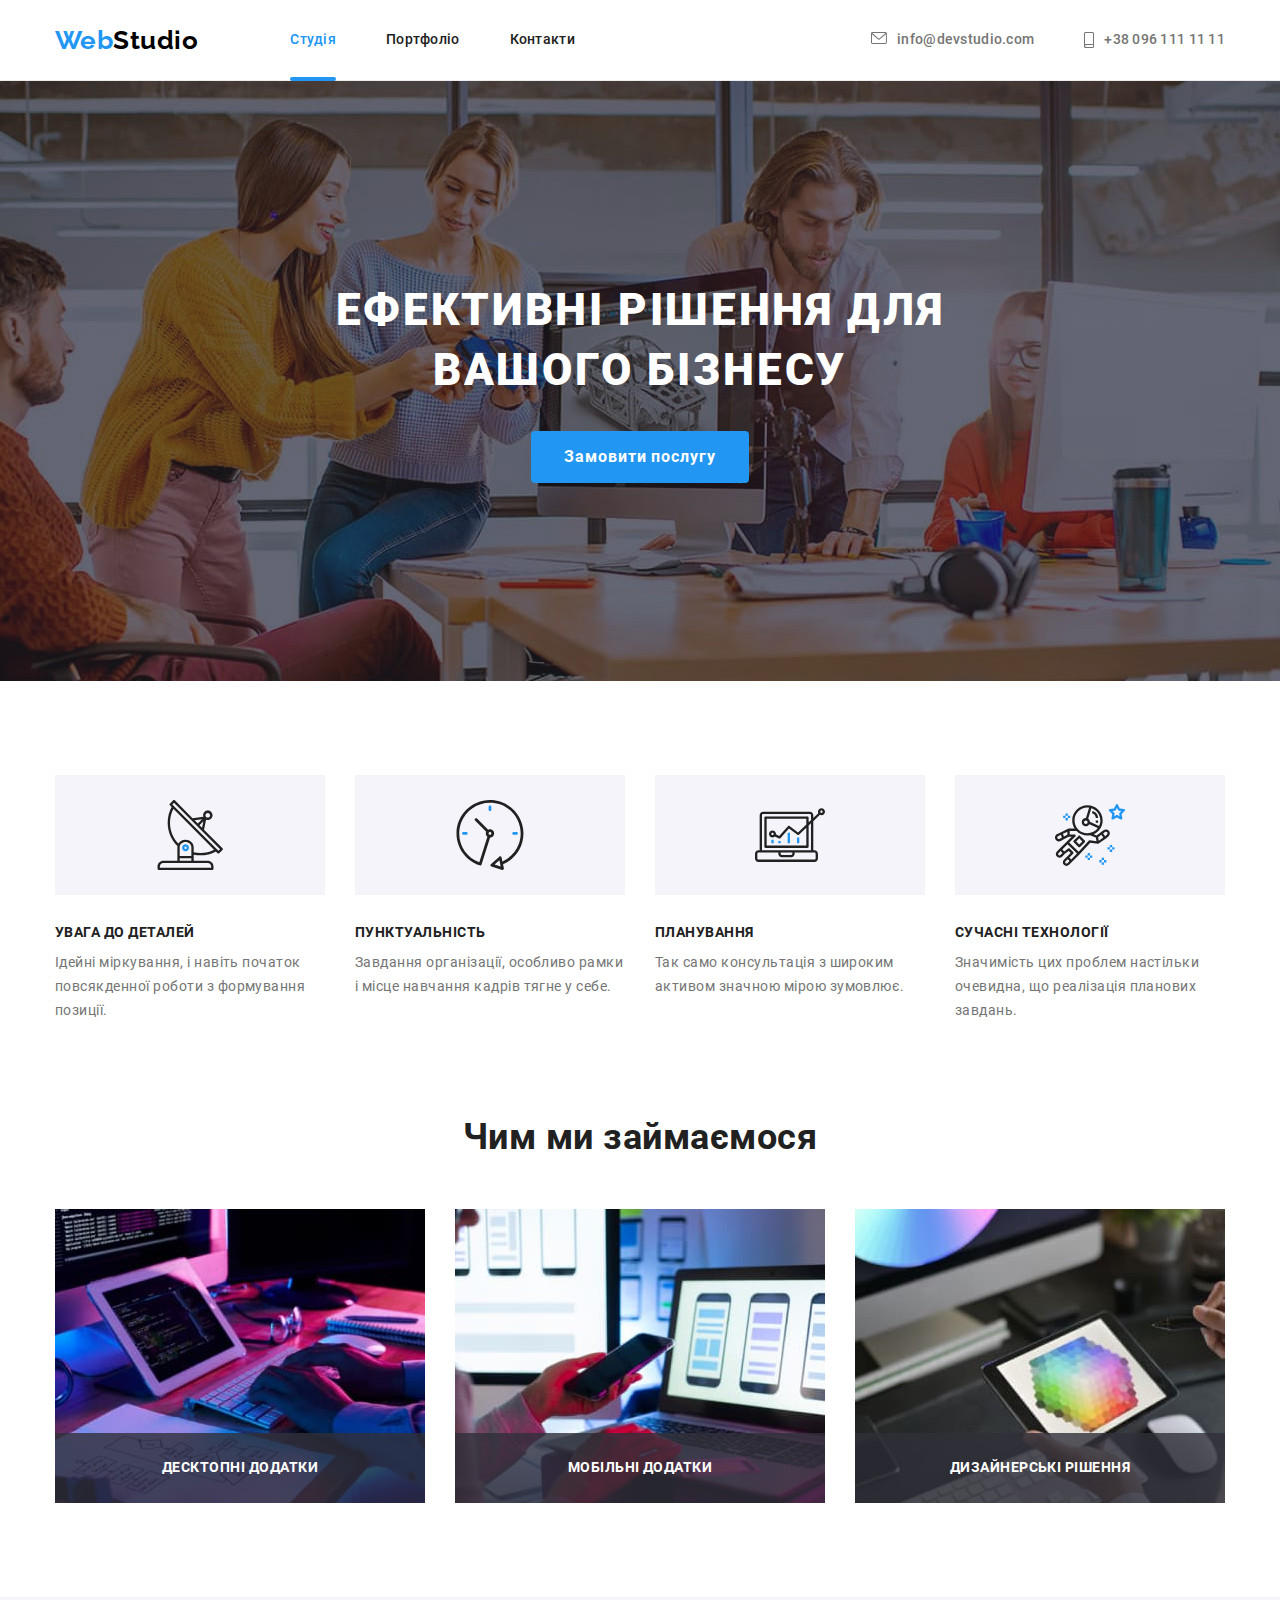
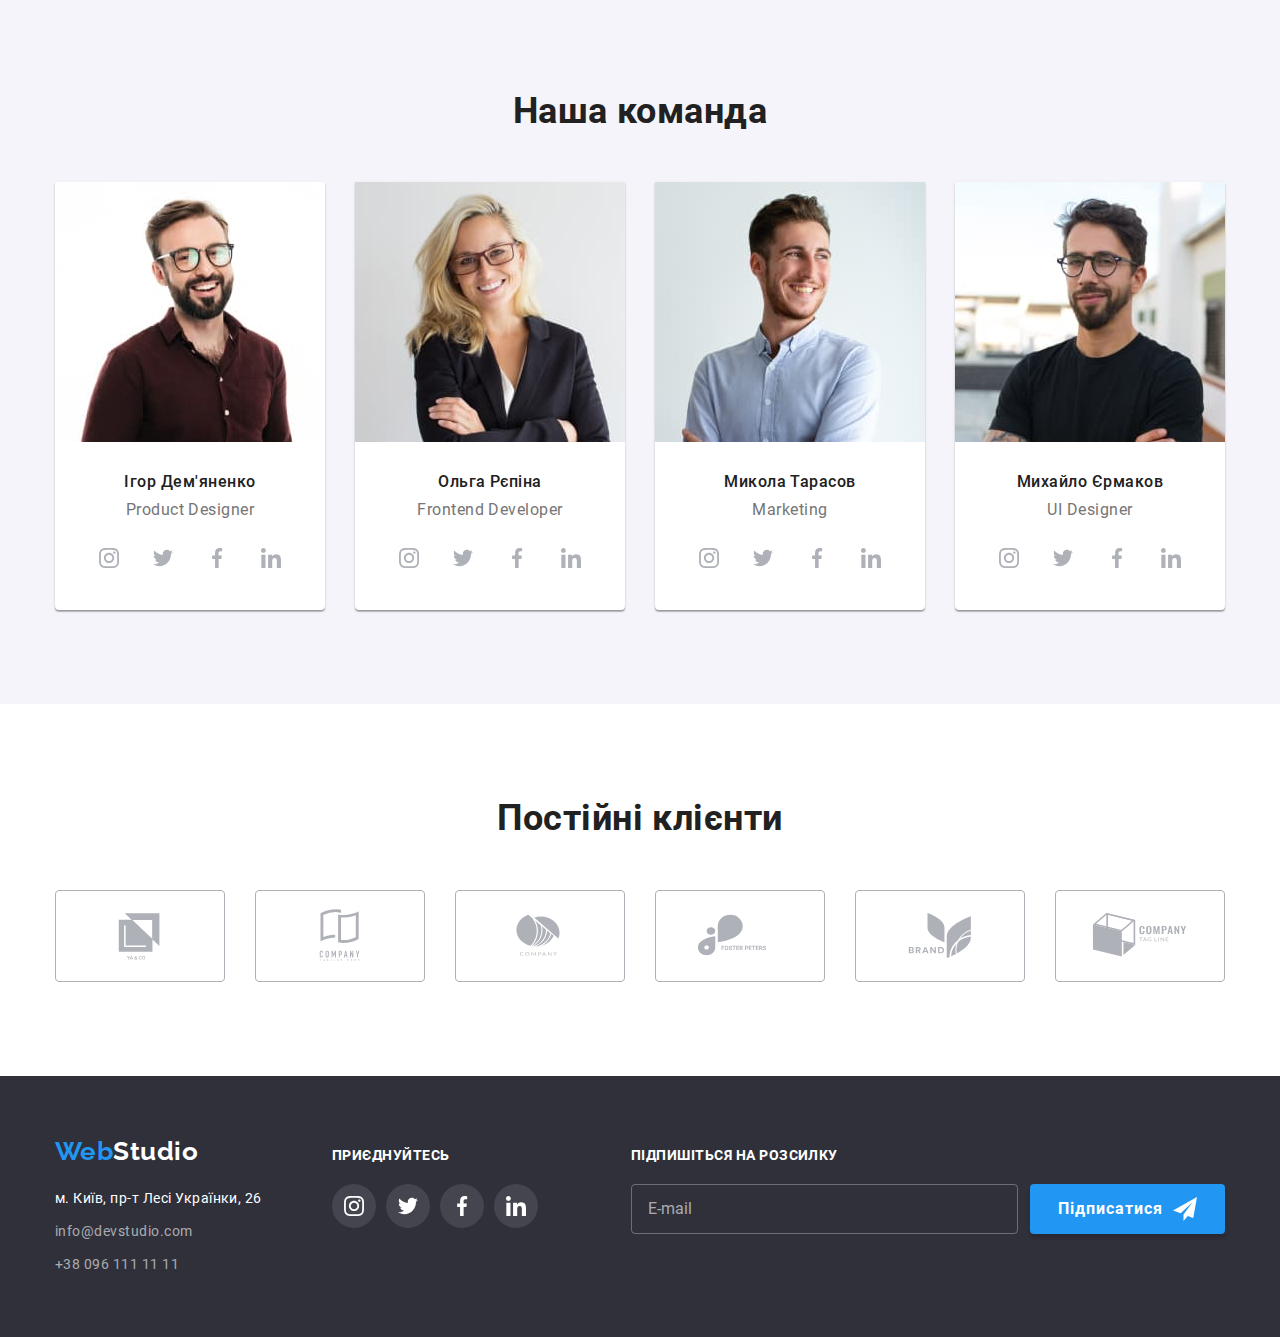
<file: index.html>
<!DOCTYPE html>
<html lang="uk">
  <head>
    <meta charset="UTF-8" />
    <meta http-equiv="X-UA-Compatible" content="IE=edge" />
    <meta name="viewport" content="width=device-width, initial-scale=1.0" />
    <title>WebStudio</title>
    <link
      rel="stylesheet"
      href="https://cdnjs.cloudflare.com/ajax/libs/modern-normalize/1.1.0/modern-normalize.min.css"
    />
    <link rel="stylesheet" href="./css/main.min.css" />
  </head>

  <body>
    <header class="site-header">
      <div class="container site-header__container">
        <nav class="navigation">
          <a href="./index.html" class="logo logo--mobil">
            Web<span class="logo__text">Studio</span>
          </a>
          <ul class="navigation__list">
            <li class="navigation__item">
              <a href="./index.html" class="navigation__link navigation__link--active">Студія</a>
            </li>
            <li class="navigation__item">
              <a href="./portfolio.html" class="navigation__link">Портфоліо</a>
            </li>
            <li class="navigation__item"><a href="#" class="navigation__link">Контакти</a></li>
          </ul>
        </nav>

        <ul class="header-contaсts">
          <li class="header-contaсts__item">
            <a href="mailto:info@devstudio.com" class="header-contaсts__link">
              <svg class="header-contaсts__icon" width="16px" height="12px">
                <use href="./images/icons.svg#icon-envelope"></use>
              </svg>
              info@devstudio.com</a
            >
          </li>
          <li class="header-contaсts__item">
            <a href="tel:+380961111111" class="header-contaсts__link">
              <svg class="header-contaсts__icon" width="10px" height="16px">
                <use href="./images/icons.svg#icon-smartphone"></use>
              </svg>
              +38 096 111 11 11</a
            >
          </li>
        </ul>
        <button class="menu__toggle js-open-menu" aria-expanded="false" aria-controls="mobile-menu">
          <svg width="40" height="40">
            <use href="./images/icons.svg#icon-menu"></use>
          </svg>
        </button>
      </div>
    </header>

    <main>
      <section class="hero">
        <div class="hero__overlay">
          <h1 class="hero__title">Ефективні рішення для вашого бізнесу</h1>
          <button type="button" class="hero__btn" data-modal-open>Замовити послугу</button>
        </div>
      </section>

      <section class="section benefits">
        <div class="container">
          <h2 class="section__title visually-hidden">Наші переваги</h2>
          <ul class="benefits__list">
            <li class="benefits__item">
              <div class="benefits__icon-box">
                <svg class="benefits__icon">
                  <use href="./images/icons.svg#icon-attention"></use>
                </svg>
              </div>
              <h3 class="benefits__title">Увага до деталей</h3>
              <p class="benefits__text">
                Ідейні міркування, і навіть початок повсякденної роботи з формування позиції.
              </p>
            </li>
            <li class="benefits__item">
              <div class="benefits__icon-box">
                <svg class="benefits__icon">
                  <use href="./images/icons.svg#icon-watch"></use>
                </svg>
              </div>
              <h3 class="benefits__title">Пунктуальність</h3>
              <p class="benefits__text">
                Завдання організації, особливо рамки і місце навчання кадрів тягне у себе.
              </p>
            </li>
            <li class="benefits__item">
              <div class="benefits__icon-box">
                <svg class="benefits__icon">
                  <use href="./images/icons.svg#icon-laptop"></use>
                </svg>
              </div>
              <h3 class="benefits__title">Планування</h3>
              <p class="benefits__text">
                Так само консультація з широким активом значною мірою зумовлює.
              </p>
            </li>
            <li class="benefits__item">
              <div class="benefits__icon-box">
                <svg class="benefits__icon">
                  <use href="./images/icons.svg#icon-astronaut"></use>
                </svg>
              </div>

              <h3 class="benefits__title">Сучасні технології</h3>
              <p class="benefits__text">
                Значимість цих проблем настільки очевидна, що реалізація планових завдань.
              </p>
            </li>
          </ul>
        </div>
      </section>

      <section class="section work">
        <div class="container">
          <h2 class="section__title">Чим ми займаємося</h2>
          <ul class="work__list">
            <li class="work__item">
              <img srcset="images/work/frontend.jpg 1x, images/work/frontend@2x.jpg 2x"
              src="images/work/frontend.jpg" alt="Десктопний додаток" width="370" />
              <div class="work__meta">
                <h2 class="work__title">Десктопні додатки</h2>
              </div>
            </li>
            <li class="work__item">
              <img 
              srcset="images/work/for-smartphone.jpg 1x, images/work/for-smartphone@2x.jpg 2x"
              src="images/work/for-smartphone.jpg" alt="Мобільний додаток" width="370" />
              <div class="work__meta">
                <h2 class="work__title">Мобільні додатки</h2>
              </div>
            </li>
            <li class="work__item">
              <img 
              srcset="images/work/design.jpg 1x, images/work/design@2x.jpg 2x"
              src="images/work/design.jpg" alt="Дизайн сайтів" width="370" />
              <div class="work__meta">
                <h2 class="work__title">Дизайнерські рішення</h2>
              </div>
            </li>
          </ul>
        </div>
      </section>

    <section class="section team">
      <div class="container">
        <h2 class="section__title">Наша команда</h2>
        <ul class="team__list">
          <li class="team__item">
            <picture>
              <source
                srcset="images/team/product-designer-270.jpg 1x,
                        images/team/product-designer-270@2x.jpg 2x"
                media="(min-width: 1200px)"
              />
              <source
                srcset="images/team/product-designer-354.jpg 1x,
                        images/team/product-designer-354@2x.jpg 2x"
                media="(min-width: 768px)"
              />
              <source
                srcset="images/team/product-designer-450.jpg 1x,
                        images/team/product-designer-450@2x.jpg 2x"
                media="(max-width: 767px)"
              />

              <img
                src="images/team/product-designer-450.jpg"
                alt="Product Designer Ігор Дем'яненко"
              />
            </picture>
            <div class="team__meta">
              <h3 class="team__name">Ігор Дем'яненко</h3>
              <p lang="en" class="team__position">Product Designer</p>
              <ul class="social-networks">
                <li class="social-networks__item">
                  <a class="social-networks__link" href="#" aria-label="Посилання на Іnstagram">
                    <span class="visually-hidden">Іnstagram</span>
                    <svg class="social-networks__icon" width="20" height="20">
                      <use href="./images/icons.svg#icon-instagram"></use>
                    </svg>
                  </a>
                </li>
                <li class="social-networks__item">
                  <a class="social-networks__link" href="#" aria-label="Посилання на Twitter">
                    <span class="visually-hidden">Twitter</span>
                    <svg class="social-networks__icon" width="20" height="20">
                      <use href="./images/icons.svg#icon-twitter"></use>
                    </svg>
                  </a>
                </li>
                <li class="social-networks__item">
                  <a class="social-networks__link" href="#" aria-label="Посилання на Facebook">
                    <span class="visually-hidden">Facebook</span>
                    <svg class="social-networks__icon" width="20" height="20">
                      <use href="./images/icons.svg#icon-facebook"></use>
                    </svg>
                  </a>
                </li>
                <li class="social-networks__item">
                  <a class="social-networks__link" href="#" aria-label="Посилання на Linkedin">
                    <span class="visually-hidden">Linkedin</span>
                    <svg class="social-networks__icon" width="20" height="20">
                      <use href="./images/icons.svg#icon-linkedin"></use>
                    </svg>
                  </a>
                </li>
              </ul>
            </div>
          </li>
          <li class="team__item">
            <picture>
              <source
                srcset="images/team/frontend-developer-270.jpg 1x,
                        images/team/frontend-developer-270@2x.jpg 2x"
                media="(min-width: 1200px)"
              />
              <source
                srcset="images/team/frontend-developer-354.jpg 1x,
                        images/team/frontend-developer-354@2x.jpg 2x"
                media="(min-width: 768px)"
              />
              <source
                srcset="images/team/frontend-developer-450.jpg 1x,
                        images/team/frontend-developer-450@2x.jpg 2x"
                media="(max-width: 767px)"
              />

              <img
                src="images/team/frontend-developer-450.jpg"
                alt="Product Designer Ігор Дем'яненко"
              />
            </picture>

            <div class="team__meta">
              <h3 class="team__name">Ольга Рєпіна</h3>
              <p lang="en" class="team__position">Frontend Developer</p>
              <ul class="social-networks">
                <li class="social-networks__item">
                  <a class="social-networks__link" href="#" aria-label="Посилання на Іnstagram">
                    <span class="visually-hidden">Іnstagram</span>
                    <svg class="social-networks__icon" width="20" height="20">
                      <use href="./images/icons.svg#icon-instagram"></use>
                    </svg>
                  </a>
                </li>
                <li class="social-networks__item">
                  <a class="social-networks__link" href="#" aria-label="Посилання на Twitter">
                    <span class="visually-hidden">Twitter</span>
                    <svg class="social-networks__icon" width="20" height="20">
                      <use href="./images/icons.svg#icon-twitter"></use>
                    </svg>
                  </a>
                </li>
                <li class="social-networks__item">
                  <a class="social-networks__link" href="#" aria-label="Посилання на Facebook">
                    <span class="visually-hidden">Facebook</span>
                    <svg class="social-networks__icon" width="20" height="20">
                      <use href="./images/icons.svg#icon-facebook"></use>
                    </svg>
                  </a>
                </li>
                <li class="social-networks__item">
                  <a class="social-networks__link" href="#" aria-label="Посилання на Linkedin">
                    <span class="visually-hidden">Linkedin</span>
                    <svg class="social-networks__icon" width="20" height="20">
                      <use href="./images/icons.svg#icon-linkedin"></use>
                    </svg>
                  </a>
                </li>
              </ul>
            </div>
          </li>
          <li class="team__item">
            <picture>
              <source
                srcset="images/team/marketer-270.jpg 1x,
                        images/team/marketer-270@2x.jpg 2x"
                media="(min-width: 1200px)"
              />
              <source
                srcset="images/team/marketer-354.jpg 1x,
                        images/team/marketer-354@2x.jpg 2x"
                media="(min-width: 768px)"
              />
              <source
                srcset="images/team/marketer-450.jpg 1x,
                        images/team/marketer-450@2x.jpg 2x"
                media="(max-width: 767px)"
              />

              <img src="images/team/marketer-450.jpg" alt="Product Designer Ігор Дем'яненко" />
            </picture>
            <div class="team__meta">
              <h3 class="team__name">Микола Тарасов</h3>
              <p lang="en" class="team__position">Marketing</p>
              <ul class="social-networks">
                <li class="social-networks__item">
                  <a class="social-networks__link" href="#" aria-label="Посилання на Іnstagram">
                    <span class="visually-hidden">Іnstagram</span>
                    <svg class="social-networks__icon" width="20" height="20">
                      <use href="./images/icons.svg#icon-instagram"></use>
                    </svg>
                  </a>
                </li>
                <li class="social-networks__item">
                  <a class="social-networks__link" href="#" aria-label="Посилання на Twitter">
                    <span class="visually-hidden">Twitter</span>
                    <svg class="social-networks__icon" width="20" height="20">
                      <use href="./images/icons.svg#icon-twitter"></use>
                    </svg>
                  </a>
                </li>
                <li class="social-networks__item">
                  <a class="social-networks__link" href="#" aria-label="Посилання на Facebook">
                    <span class="visually-hidden">Facebook</span>
                    <svg class="social-networks__icon" width="20" height="20">
                      <use href="./images/icons.svg#icon-facebook"></use>
                    </svg>
                  </a>
                </li>
                <li class="social-networks__item">
                  <a class="social-networks__link" href="#" aria-label="Посилання на Linkedin">
                    <span class="visually-hidden">Linkedin</span>
                    <svg class="social-networks__icon" width="20" height="20">
                      <use href="./images/icons.svg#icon-linkedin"></use>
                    </svg>
                  </a>
                </li>
              </ul>
            </div>
          </li>
          <li class="team__item">
            <picture>
              <source
                srcset="images/team/ui-designer-270.jpg 1x,
                        images/team/ui-designer-270@2x.jpg 2x"
                media="(min-width: 1200px)"
              />
              <source
                srcset="images/team/ui-designer-354.jpg 1x,
                        images/team/ui-designer-354@2x.jpg 2x"
                media="(min-width: 768px)"
              />
              <source
                srcset="images/team/ui-designer-450.jpg 1x,
                        images/team/ui-designer-450@2x.jpg 2x"
                media="(max-width: 767px)"
              />

              <img src="images/team/ui-designer-450.jpg" alt="Product Designer Ігор Дем'яненко" />
            </picture>
            <div class="team__meta">
              <h3 class="team__name">Михайло Єрмаков</h3>
              <p lang="en" class="team__position">UI Designer</p>
              <ul class="social-networks">
                <li class="social-networks__item">
                  <a class="social-networks__link" href="#" aria-label="Посилання на Іnstagram">
                    <span class="visually-hidden">Іnstagram</span>
                    <svg class="social-networks__icon" width="20" height="20">
                      <use href="./images/icons.svg#icon-instagram"></use>
                    </svg>
                  </a>
                </li>
                <li class="social-networks__item">
                  <a class="social-networks__link" href="#" aria-label="Посилання на Twitter">
                    <span class="visually-hidden">Twitter</span>
                    <svg class="social-networks__icon" width="20" height="20">
                      <use href="./images/icons.svg#icon-twitter"></use>
                    </svg>
                  </a>
                </li>
                <li class="social-networks__item">
                  <a class="social-networks__link" href="#" aria-label="Посилання на Facebook">
                    <span class="visually-hidden">Facebook</span>
                    <svg class="social-networks__icon" width="20" height="20">
                      <use href="./images/icons.svg#icon-facebook"></use>
                    </svg>
                  </a>
                </li>
                <li class="social-networks__item">
                  <a class="social-networks__link" href="#" aria-label="Посилання на Linkedin">
                    <span class="visually-hidden">Linkedin</span>
                    <svg class="social-networks__icon" width="20" height="20">
                      <use href="./images/icons.svg#icon-linkedin"></use>
                    </svg>
                  </a>
                </li>
              </ul>
            </div>
          </li>
        </ul>
      </div>
    </section>

    <section class="section customers">
        <div class="container">
          <h2 class="section__title">Постійні клієнти</h2>
          <ul class="customers__list">
            <li class="customers__item">
              <a href="" class="customers__link" aria-label="YA & CO">
                <span class="visually-hidden">YA & CO</span>
                <svg class="customers__icon" width="106" height="60">
                  <use href="./images/icons.svg#icon-ya-and-co"></use>
                </svg>
              </a>
            </li>
            <li class="customers__item">
              <a href="" class="customers__link" aria-label="Tagline">
                <span class="visually-hidden">Tagline</span>
                <svg class="customers__icon" width="106" height="60">
                  <use href="./images/icons.svg#icon-tagline"></use>
                </svg>
              </a>
            </li>
            <li class="customers__item">
              <a href="" class="customers__link" aria-label="Company">
                <span class="visually-hidden">Company</span>
                <svg class="customers__icon" width="106" height="60">
                  <use href="./images/icons.svg#icon-company"></use>
                </svg>
              </a>
            </li>
            <li class="customers__item">
              <a href="" class="customers__link" aria-label="Foster">
                <span class="visually-hidden">Foster</span>
                <svg class="customers__icon" width="106" height="60">
                  <use href="./images/icons.svg#icon-foster"></use>
                </svg>
              </a>
            </li>
            <li class="customers__item">
              <a href="" class="customers__link" aria-label="Brand">
                <span class="visually-hidden">Brand</span>
                <svg class="customers__icon" width="106" height="60">
                  <use href="./images/icons.svg#icon-brand"></use>
                </svg>
              </a>
            </li>
            <li class="customers__item">
              <a href="" class="customers__link" aria-label="Tag-line">
                <span class="visually-hidden">Tag-line</span>
                <svg class="customers__icon" width="106" height="60">
                  <use href="./images/icons.svg#icon-tag-line"></use>
                </svg>
              </a>
            </li>
          </ul>
        </div>
      </section>
    </main>

    <footer class="site-footer">
      <div class="container">
        <div class="site-footer__box">
          <div class="footer-group">
            <a href="./index.html" class="logo site-footer__logo">
              Web<span class="logo__text logo__text--contrast">Studio</span>
            </a>
            <address class="address">
              <ul class="address__list">
                <li class="address__item">
                  <a
                    href="https://goo.gl/maps/CPtrU1FHBa2aNyZL9"
                    target="_blank"
                    rel="noopener noreferrer nofollow"
                    class="address__link address__link--color"
                    >м. Київ, пр-т Лесі Українки, 26</a
                  >
                </li>
                <li class="address__item">
                  <a href="mailto:info@devstudio.com" class="address__link address__link--target"
                    >info@devstudio.com</a
                  >
                </li>
                <li class="address__item address__item--bottom">
                  <a href="tel:+380961111111" class="address__link address__link--target"
                    >+38 096 111 11 11</a
                  >
                </li>
              </ul>
            </address>
          </div>

          <div class="footer-group footer-group--position">
            <h2 class="footer-group__title">Приєднуйтесь</h2>
            <ul class="social-networks">
              <li class="social-networks__item">
                <a
                  class="social-networks__link social-networks__link--dark"
                  href="#"
                  aria-label="Посилання на Іnstagram"
                >
                  <span class="visually-hidden">Іnstagram</span>
                  <svg class="social-networks__icon" width="20" height="20">
                    <use href="./images/icons.svg#icon-instagram"></use>
                  </svg>
                </a>
              </li>
              <li class="social-networks__item">
                <a
                  class="social-networks__link social-networks__link--dark"
                  href="#"
                  aria-label="Посилання на Twitter"
                >
                  <span class="visually-hidden">Twitter</span>
                  <svg class="social-networks__icon" width="20" height="20">
                    <use href="./images/icons.svg#icon-twitter"></use>
                  </svg>
                </a>
              </li>
              <li class="social-networks__item">
                <a
                  class="social-networks__link social-networks__link--dark"
                  href="#"
                  aria-label="Посилання на Facebook"
                >
                  <span class="visually-hidden">Facebook</span>
                  <svg class="social-networks__icon" width="20" height="20">
                    <use href="./images/icons.svg#icon-facebook"></use>
                  </svg>
                </a>
              </li>
              <li class="social-networks__item">
                <a
                  class="social-networks__link social-networks__link--dark"
                  href="#"
                  aria-label="Посилання на Linkedin"
                >
                  <span class="visually-hidden">Linkedin</span>
                  <svg class="social-networks__icon" width="20" height="20">
                    <use href="./images/icons.svg#icon-linkedin"></use>
                  </svg>
                </a>
              </li>
            </ul>
          </div>
          <div class="footer-group footer-group--grow">
            <h2 class="footer-group__title">Підпишіться на розсилку</h2>
            <form name="subscribe-form" class="subscribe-form">
              <div class="subscribe-form__box">
                <label for="footer-mail" class="subscribe-form__label visually-hidden"
                  >Ведіть вашу електрону пошту</label
                >
                <input
                  id="footer-mail"
                  type="email"
                  placeholder="E-mail"
                  class="subscribe-form__email"
                  required
                />
              </div>
              <button type="submit" class="submit-bnt subscribe-form__submit-bnt">
                Підписатися
                <svg width="24" height="24">
                  <use href="./images/icons.svg#icon-send"></use>
                </svg>
              </button>
            </form>
          </div>
        </div>
      </div>
    </footer>

    <div class="backdrop is-hidden" data-modal>
      <div class="modal">
        <div class="modal__box">
          <button type="button" class="close-btn modal__close-btn" data-modal-close>
            <svg class="icon-close-backdrop" width="18" height="18">
              <use href="./images/icons.svg#icon-close-backdrop"></use>
            </svg>
          </button>
          <h2 class="modal__title">Залиште свої дані, ми вам передзвонимо</h2>
          <form name="contact-form" class="modal-form">
            <div role="group" class="modal-form__group">
              <label for="name" class="modal-form__label"> Ім'я </label>
              <div class="modal-form__field">
                <input class="modal-form__input" type="text" name="name" id="name" required />
                <svg class="modal-form__icon" width="18" height="18">
                  <use href="./images/icons.svg#icon-person"></use>
                </svg>
              </div>

              <label for="tel" class="modal-form__label"> Телефон </label>
              <div class="modal-form__field">
                <input class="modal-form__input" type="tel" name="tel" id="tel" required />
                <svg class="modal-form__icon" width="18" height="18">
                  <use href="./images/icons.svg#icon-phone"></use>
                </svg>
              </div>

              <label for="mail" class="modal-form__label"> Пошта </label>
              <div class="modal-form__field">
                <input class="modal-form__input" type="email" name="mail" id="mail" required />
                <svg class="modal-form__icon" width="18" height="18">
                  <use href="./images/icons.svg#icon-email"></use>
                </svg>
              </div>

              <label for="text" class="modal-form__label"> Коментар </label>
              <textarea
                name="comment"
                id="text"
                placeholder="Введіть текст"
                class="modal-form__comment"
              ></textarea>
            </div>
            <label for="contract" class="modal-form__contract">
              <input
                type="checkbox"
                name="contract"
                id="contract"
                class="visually-hidden modal-form__checkbox"
              />
              <div class="modal-form__checkbox-icon">
                <svg width="16" height="15">
                  <use href="./images/icons.svg#icon-check"></use>
                </svg>
              </div>
              <p>
                Погоджуюся з розсилкою та приймаю
                <a href="" class="modal-form__link">Умови договору</a>
              </p>
            </label>

            <button type="submit" class="submit-bnt modal__submit-bnt">Відправити</button>
          </form>
        </div>
      </div>
    </div>

    <div class="menu js-menu-container" id="mobile-menu">
      <div class="menu__container">
        <button class="menu__toggle js-close-menu">
          <svg width="40" height="40">
            <use href="./images/icons.svg#icon-close-menu"></use>
          </svg>
        </button>

        <ul class="menu__mobile">
          <li class="menu__item">
            <a href="./index.html" class="menu__link menu__link--active">Студія</a>
          </li>
          <li class="menu__item">
            <a href="./portfolio.html" class="menu__link">Портфоліо</a>
          </li>
          <li class="menu__item"><a href="#" class="menu__link">Контакти</a></li>
        </ul>

        <ul class="menu-contaсts">
          <li class="menu-contaсts__item">
            <a href="tel:+380961111111" class="menu-contaсts__link menu-contaсts__link--color"> +38 096 111 11 11</a>
          </li>
          <li class="menu-contaсts__item">
            <a
              href="mailto:info@devstudio.com"
              class="menu-contaсts__link menu-contaсts__link--size"
            >
              info@devstudio.com</a
            >
          </li>
        </ul>
        <ul class="menu-social">
          <li class="menu-social__item">
            <a href="" class="menu-social__link menu-social__link--first">Instagram</a>
          </li>
          <li class="menu-social__item"><a href="" class="menu-social__link">Twitter</a></li>
          <li class="menu-social__item"><a href="" class="menu-social__link">Facebook</a></li>
          <li class="menu-social__item">
            <a href="" class="menu-social__link menu-social__link--last">LinkedIn</a>
          </li>
        </ul>
      </div>
    </div>

    <script src="./js/modal.js"></script>
    <script defer src="js/mobile-menu.js"></script>
  </body>
</html>
</file>
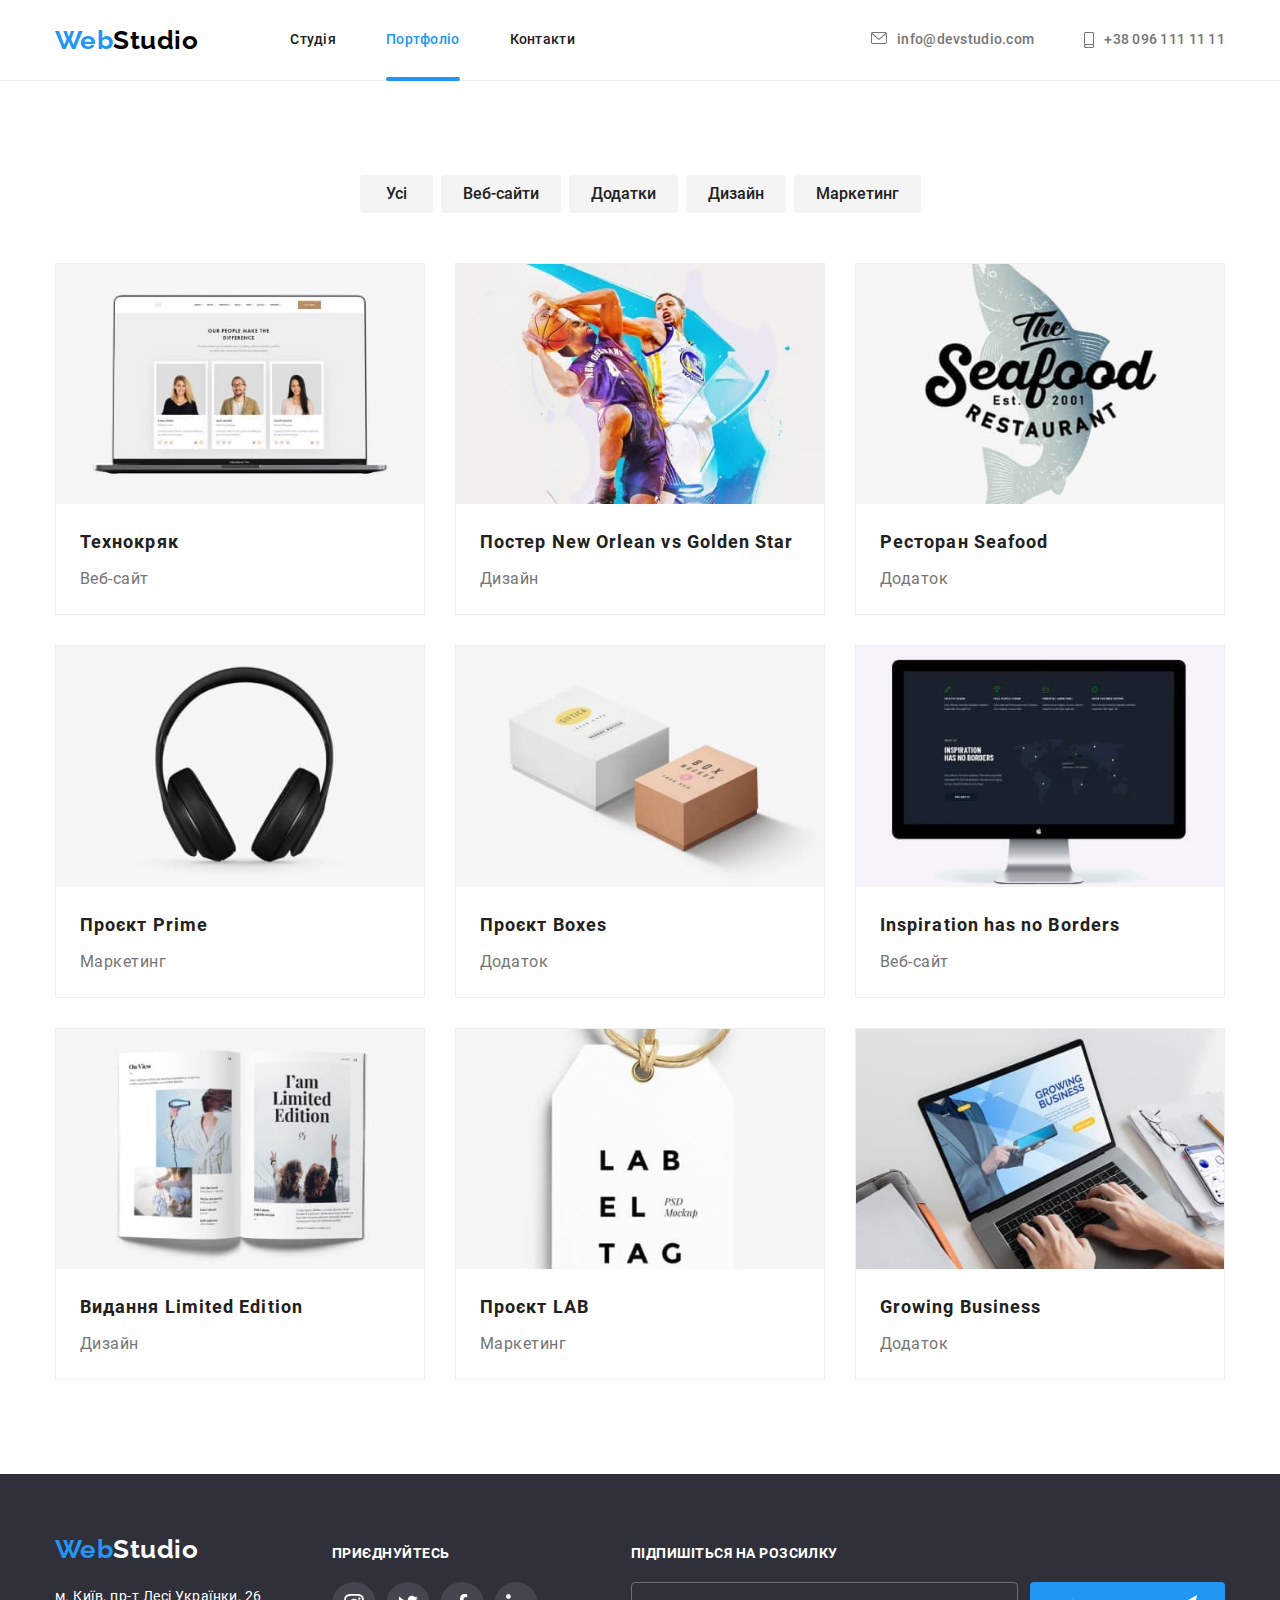
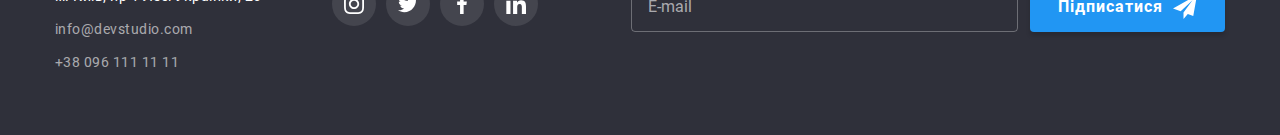
<file: portfolio.html>
<!DOCTYPE html>
<html lang="uk">
  <head>
    <meta charset="UTF-8" />
    <meta http-equiv="X-UA-Compatible" content="IE=edge" />
    <meta name="viewport" content="width=device-width, initial-scale=1.0" />
    <title>WebStudio</title>
    <link rel="preconnect" href="https://fonts.googleapis.com" />
    <link rel="preconnect" href="https://fonts.gstatic.com" crossorigin />
    <link
      href="https://fonts.googleapis.com/css2?family=Raleway:wght@700&family=Roboto:wght@400;500;700;900&display=swap"
      rel="stylesheet"
    />
    <link
      rel="stylesheet"
      href="https://cdnjs.cloudflare.com/ajax/libs/modern-normalize/1.1.0/modern-normalize.min.css"
    />
    <link rel="stylesheet" href="./css/main.min.css" />
  </head>

  <body>
    <header class="site-header">
      <div class="container site-header__container">
        <nav class="navigation">
          <a href="./index.html" class="logo logo--mobil">
            Web<span class="logo__text">Studio</span>
          </a>
          <ul class="navigation__list">
            <li class="navigation__item">
              <a href="./index.html" class="navigation__link">Студія</a>
            </li>
            <li class="navigation__item">
              <a href="./portfolio.html" class="navigation__link navigation__link--active"
                >Портфоліо</a
              >
            </li>
            <li class="navigation__item"><a href="#" class="navigation__link">Контакти</a></li>
          </ul>
        </nav>

        <ul class="header-contaсts">
          <li class="header-contaсts__item">
            <a href="mailto:info@devstudio.com" class="header-contaсts__link">
              <svg class="header-contaсts__icon" width="16px" height="12px">
                <use href="./images/icons.svg#icon-envelope"></use>
              </svg>
              info@devstudio.com</a
            >
          </li>
          <li class="header-contaсts__item">
            <a href="tel:+380961111111" class="header-contaсts__link">
              <svg class="header-contaсts__icon" width="10px" height="16px">
                <use href="./images/icons.svg#icon-smartphone"></use>
              </svg>
              +38 096 111 11 11</a
            >
          </li>
        </ul>
        <button class="menu__toggle js-open-menu" aria-expanded="false" aria-controls="mobile-menu">
          <svg width="40" height="40">
            <use href="./images/icons.svg#icon-menu"></use>
          </svg>
        </button>
      </div>
    </header>

    <main>
      <section class="section">
        <div class="container">
          <h2 class="section__title visually-hidden">Наші роботи</h2>

          <ul class="portfolio-filter">
            <li class="portfolio-filter__item">
              <button class="portfolio-filter__btn portfolio-filter__btn--wide" type="button">
                Усі
              </button>
            </li>
            <li class="portfolio-filter__item">
              <button class="portfolio-filter__btn" type="button">Веб-сайти</button>
            </li>
            <li class="portfolio-filter__item">
              <button class="portfolio-filter__btn" type="button">Додатки</button>
            </li>
            <li class="portfolio-filter__item">
              <button class="portfolio-filter__btn" type="button">Дизайн</button>
            </li>
            <li class="portfolio-filter__item">
              <button class="portfolio-filter__btn" type="button">Маркетинг</button>
            </li>
          </ul>
          <h2 class="section-title visually-hidden">Приклади</h2>

          <ul class="product">
            <li class="product__item">
              <a href="" class="product__link">
                <div class="product__example">
                  <picture>
                    <source
                      srcset="
                        ./images/portfilio/website-technocrat-370.jpg    1x,
                        ./images/portfilio/website-technocrat-370@2x.jpg 2x
                      "
                      media="(min-width: 1200px)"
                    />
                    <source
                      srcset="
                        ./images/portfilio/website-technocrat-354.jpg    1x,
                        ./images/portfilio/website-technocrat-354@2x.jpg 2x
                      "
                      media="(min-width: 768px)"
                    />
                    <source
                      srcset="
                        ./images/portfilio/website-technocrat-450.jpg    1x,
                        ./images/portfilio/website-technocrat-450@2x.jpg 2x
                      "
                      media="(max-width: 767px)"
                    />

                    <img
                      src="images/team/product-designer-450.jpg"
                      alt="Веб-сайт Технокряк"
                      class="product_img"
                    />
                  </picture>
                  <div class="product__info">
                    <p class="product__description">
                      Ресурс пропонує комплексні пропозиції з різним рівнем функціоналу та сервісів.
                      Все це дозволить відвідувачу отримати вичерпні відомості про компанію чи
                      приватну особу.
                    </p>
                  </div>
                </div>
                <div class="product__meta">
                  <h3 class="product__title">Технокряк</h3>
                  <p class="product__classifier">Веб-сайт</p>
                </div>
              </a>
            </li>
            <li class="product__item">
              <a href="" class="product__link">
                <div class="product__example">
                  <picture>
                    <source
                      srcset="
                        ./images/portfilio/design-poster-370.jpg    1x,
                        ./images/portfilio/design-poster-370@2x.jpg 2x
                      "
                      media="(min-width: 1200px)"
                    />
                    <source
                      srcset="
                        ./images/portfilio/design-poster-354.jpg    1x,
                        ./images/portfilio/design-poster-354@2x.jpg 2x
                      "
                      media="(min-width: 768px)"
                    />
                    <source
                      srcset="
                        ./images/portfilio/design-poster-450.jpg    1x,
                        ./images/portfilio/design-poster-450@2x.jpg 2x
                      "
                      media="(max-width: 767px)"
                    />

                    <img
                      src="./images/portfilio/design-poster.jpg"
                      alt="Постер New Orlean vs Golden Star"
                      class="product_img"
                    />
                  </picture>
                  <div class="product__info">
                    <p class="product__description">
                      Lorem, ipsum dolor sit amet consectetur adipisicing elit. Perferendis quo at
                      eveniet quibusdam pariatur quaerat repellendus est sequi nihil. Quas repellat,
                      ad minus voluptas ratione omnis vel quis a repellendus.
                    </p>
                  </div>
                </div>
                <div class="product__meta">
                  <h3 class="product__title">Постер New Orlean vs Golden Star</h3>
                  <p class="product__classifier">Дизайн</p>
                </div>
              </a>
            </li>
            <li class="product__item">
              <a href="" class="product__link">
                <div class="product__example">
                  <picture>
                    <source
                      srcset="
                        ./images/portfilio/application-seafood-370.jpg    1x,
                        ./images/portfilio/application-seafood-370@2x.jpg 2x
                      "
                      media="(min-width: 1200px)"
                    />
                    <source
                      srcset="
                        ./images/portfilio/application-seafood-354.jpg    1x,
                        ./images/portfilio/application-seafood-354@2x.jpg 2x
                      "
                      media="(min-width: 768px)"
                    />
                    <source
                      srcset="
                        ./images/portfilio/application-seafood-450.jpg    1x,
                        ./images/portfilio/application-seafood-450@2x.jpg 2x
                      "
                      media="(max-width: 767px)"
                    />

                    <img
                      src="./images/portfilio/application-seafood.jpg"
                      alt="Додаток для ресторану Seafood"
                      class="product_img"
                    />
                  </picture>

                  <div class="product__info">
                    <p class="product__description">
                      Lorem, ipsum dolor sit amet consectetur adipisicing elit. Perferendis quo at
                      eveniet quibusdam pariatur quaerat repellendus est sequi nihil. Quas repellat,
                      ad minus voluptas ratione omnis vel quis a repellendus.
                    </p>
                  </div>
                </div>
                <div class="product__meta">
                  <h3 class="product__title">Ресторан Seafood</h3>
                  <p class="product__classifier">Додаток</p>
                </div>
              </a>
            </li>
            <li class="product__item">
              <a href="" class="product__link">
                <div class="product__example">
                  <picture>
                    <source
                      srcset="
                        ./images/portfilio/marketing-prime-370.jpg    1x,
                        ./images/portfilio/marketing-prime-370@2x.jpg 2x
                      "
                      media="(min-width: 1200px)"
                    />
                    <source
                      srcset="
                        ./images/portfilio/marketing-prime-354.jpg    1x,
                        ./images/portfilio/marketing-prime-354@2x.jpg 2x
                      "
                      media="(min-width: 768px)"
                    />
                    <source
                      srcset="
                        ./images/portfilio/marketing-prime-450.jpg    1x,
                        ./images/portfilio/marketing-prime-450@2x.jpg 2x
                      "
                      media="(max-width: 767px)"
                    />

                    <img
                      src="./images/portfilio/marketing-prime.jpg"
                      alt="Маркетинг Проєкт Prime"
                      class="product_img"
                    />
                  </picture>
                  <div class="product__info">
                    <p class="product__description">
                      Lorem, ipsum dolor sit amet consectetur adipisicing elit. Perferendis quo at
                      eveniet quibusdam pariatur quaerat repellendus est sequi nihil. Quas repellat,
                      ad minus voluptas ratione omnis vel quis a repellendus.
                    </p>
                  </div>
                </div>
                <div class="product__meta">
                  <h3 class="product__title">Проєкт Prime</h3>
                  <p class="product__classifier">Маркетинг</p>
                </div>
              </a>
            </li>
            <li class="product__item">
              <a href="" class="product__link">
                <div class="product__example">
                  <picture>
                    <source
                      srcset="
                        ./images/portfilio/applicatiom-boxes-370.jpg    1x,
                        ./images/portfilio/applicatiom-boxes-370@2x.jpg 2x
                      "
                      media="(min-width: 1200px)"
                    />
                    <source
                      srcset="
                        ./images/portfilio/applicatiom-boxes-354.jpg    1x,
                        ./images/portfilio/applicatiom-boxes-354@2x.jpg 2x
                      "
                      media="(min-width: 768px)"
                    />
                    <source
                      srcset="
                        ./images/portfilio/applicatiom-boxes-450.jpg    1x,
                        ./images/portfilio/applicatiom-boxes-450@2x.jpg 2x
                      "
                      media="(max-width: 767px)"
                    />

                    <img
                      src="./images/portfilio/applicatiom-boxes.jpg"
                      alt="Додаток Проєкт Boxes"
                      class="product_img"
                    />
                  </picture>
                  <div class="product__info">
                    <p class="product__description">
                      Lorem, ipsum dolor sit amet consectetur adipisicing elit. Perferendis quo at
                      eveniet quibusdam pariatur quaerat repellendus est sequi nihil. Quas repellat,
                      ad minus voluptas ratione omnis vel quis a repellendus.
                    </p>
                  </div>
                </div>
                <div class="product__meta">
                  <h3 class="product__title">Проєкт Boxes</h3>
                  <p class="product__classifier">Додаток</p>
                </div>
              </a>
            </li>
            <li class="product__item">
              <a href="" class="product__link">
                <div class="product__example">
                  <picture>
                    <source
                      srcset="
                        ./images/portfilio/website-inspiration-370.jpg    1x,
                        ./images/portfilio/website-inspiration-370@2x.jpg 2x
                      "
                      media="(min-width: 1200px)"
                    />
                    <source
                      srcset="
                        ./images/portfilio/website-inspiration-354.jpg    1x,
                        ./images/portfilio/website-inspiration-354@2x.jpg 2x
                      "
                      media="(min-width: 768px)"
                    />
                    <source
                      srcset="
                        ./images/portfilio/website-inspiration-450.jpg    1x,
                        ./images/portfilio/website-inspiration-450@2x.jpg 2x
                      "
                      media="(max-width: 767px)"
                    />

                    <img
                    src="./images/portfilio/website-inspiration.jpg"
                    alt="Веб-сайт Inspiration has no Borders"
                    class="product_img"
                    />
                  </picture>
                  <div class="product__info">
                    <p class="product__description">
                      Lorem, ipsum dolor sit amet consectetur adipisicing elit. Perferendis quo at
                      eveniet quibusdam pariatur quaerat repellendus est sequi nihil. Quas repellat,
                      ad minus voluptas ratione omnis vel quis a repellendus.
                    </p>
                  </div>
                </div>

                <div class="product__meta">
                  <h3 class="product__title">Inspiration has no Borders</h3>
                  <p class="product__classifier">Веб-сайт</p>
                </div>
              </a>
            </li>
            <li class="product__item">
              <a href="" class="product__link">
                <div class="product__example">
                  <picture>
                    <source
                      srcset="
                        ./images/portfilio/design-limited-edition-370.jpg    1x,
                        ./images/portfilio/design-limited-edition-370@2x.jpg 2x
                      "
                      media="(min-width: 1200px)"
                    />
                    <source
                      srcset="
                        ./images/portfilio/design-limited-edition-354.jpg    1x,
                        ./images/portfilio/design-limited-edition-354@2x.jpg 2x
                      "
                      media="(min-width: 768px)"
                    />
                    <source
                      srcset="
                        ./images/portfilio/design-limited-edition-450.jpg    1x,
                        ./images/portfilio/design-limited-edition-450@2x.jpg 2x
                      "
                      media="(max-width: 767px)"
                    />

                    <img
                    src="./images/portfilio/design-limited-edition.jpg"
                    alt="Дизайн для Видання Limited Edition"
                    class="product_img"
                    />
                  </picture>

                  <div class="product__info">
                    <p class="product__description">
                      Lorem, ipsum dolor sit amet consectetur adipisicing elit. Perferendis quo at
                      eveniet quibusdam pariatur quaerat repellendus est sequi nihil. Quas repellat,
                      ad minus voluptas ratione omnis vel quis a repellendus.
                    </p>
                  </div>
                </div>

                <div class="product__meta">
                  <h3 class="product__title">Видання Limited Edition</h3>
                  <p class="product__classifier">Дизайн</p>
                </div>
              </a>
            </li>
            <li class="product__item">
              <a href="" class="product__link">
                <div class="product__example">
                  <picture>
                    <source
                      srcset="
                        ./images/portfilio/marketing-lab-370.jpg    1x,
                        ./images/portfilio/marketing-lab-370@2x.jpg 2x
                      "
                      media="(min-width: 1200px)"
                    />
                    <source
                      srcset="
                        ./images/portfilio/marketing-lab-354.jpg    1x,
                        ./images/portfilio/marketing-lab-354@2x.jpg 2x
                      "
                      media="(min-width: 768px)"
                    />
                    <source
                      srcset="
                        ./images/portfilio/marketing-lab-450.jpg    1x,
                        ./images/portfilio/marketing-lab-450@2x.jpg 2x
                      "
                      media="(max-width: 767px)"
                    />

                    <img
                    src="./images/portfilio/marketing-lab.jpg"
                    alt="Маркетинг Проєкт LAB"
                    class="product_img"
                    />
                  </picture>

                  <div class="product__info">
                    <p class="product__description">
                      Lorem, ipsum dolor sit amet consectetur adipisicing elit. Perferendis quo at
                      eveniet quibusdam pariatur quaerat repellendus est sequi nihil. Quas repellat,
                      ad minus voluptas ratione omnis vel quis a repellendus.
                    </p>
                  </div>
                </div>
                <div class="product__meta">
                  <h3 class="product__title">Проєкт LAB</h3>
                  <p class="product__classifier">Маркетинг</p>
                </div>
              </a>
            </li>
            <li class="product__item">
              <a href="" class="product__link">
                <div class="product__example">
                  <picture>
                    <source
                      srcset="
                        ./images/portfilio/application-business-370.jpg    1x,
                        ./images/portfilio/application-business-370@2x.jpg 2x
                      "
                      media="(min-width: 1200px)"
                    />
                    <source
                      srcset="
                        ./images/portfilio/application-business-354.jpg    1x,
                        ./images/portfilio/application-business-354@2x.jpg 2x
                      "
                      media="(min-width: 768px)"
                    />
                    <source
                      srcset="
                        ./images/portfilio/application-business-450.jpg    1x,
                        ./images/portfilio/application-business-450@2x.jpg 2x
                      "
                      media="(max-width: 767px)"
                    />

                    <img
                    src="./images/portfilio/application-business.jpg"
                    alt="Додаток Growing Business"
                    class="product_img"
                    />
                  </picture>
                 
                  <div class="product__info">
                    <p class="product__description">
                      Lorem, ipsum dolor sit amet consectetur adipisicing elit. Perferendis quo at
                      eveniet quibusdam pariatur quaerat repellendus est sequi nihil. Quas repellat,
                      ad minus voluptas ratione omnis vel quis a repellendus.
                    </p>
                  </div>
                </div>

                <div class="product__meta">
                  <h3 class="product__title">Growing Business</h3>
                  <p class="product__classifier">Додаток</p>
                </div>
              </a>
            </li>
          </ul>
        </div>
      </section>
    </main>

    <footer class="site-footer">
      <div class="container">
        <div class="site-footer__box">
          <div class="footer-group">
            <a href="./index.html" class="logo site-footer__logo">
              Web<span class="logo__text logo__text--contrast">Studio</span>
            </a>
            <address class="address">
              <ul class="address__list">
                <li class="address__item">
                  <a
                    href="https://goo.gl/maps/CPtrU1FHBa2aNyZL9"
                    target="_blank"
                    rel="noopener noreferrer nofollow"
                    class="address__link address__link--color"
                    >м. Київ, пр-т Лесі Українки, 26</a
                  >
                </li>
                <li class="address__item">
                  <a href="mailto:info@devstudio.com" class="address__link address__link--target"
                    >info@devstudio.com</a
                  >
                </li>
                <li class="address__item address__item--bottom">
                  <a href="tel:+380961111111" class="address__link address__link--target"
                    >+38 096 111 11 11</a
                  >
                </li>
              </ul>
            </address>
          </div>

          <div class="footer-group footer-group--position">
            <h2 class="footer-group__title">Приєднуйтесь</h2>
            <ul class="social-networks">
              <li class="social-networks__item">
                <a
                  class="social-networks__link social-networks__link--dark"
                  href="#"
                  aria-label="Посилання на Іnstagram"
                >
                  <span class="visually-hidden">Іnstagram</span>
                  <svg class="social-networks__icon" width="20" height="20">
                    <use href="./images/icons.svg#icon-instagram"></use>
                  </svg>
                </a>
              </li>
              <li class="social-networks__item">
                <a
                  class="social-networks__link social-networks__link--dark"
                  href="#"
                  aria-label="Посилання на Twitter"
                >
                  <span class="visually-hidden">Twitter</span>
                  <svg class="social-networks__icon" width="20" height="20">
                    <use href="./images/icons.svg#icon-twitter"></use>
                  </svg>
                </a>
              </li>
              <li class="social-networks__item">
                <a
                  class="social-networks__link social-networks__link--dark"
                  href="#"
                  aria-label="Посилання на Facebook"
                >
                  <span class="visually-hidden">Facebook</span>
                  <svg class="social-networks__icon" width="20" height="20">
                    <use href="./images/icons.svg#icon-facebook"></use>
                  </svg>
                </a>
              </li>
              <li class="social-networks__item">
                <a
                  class="social-networks__link social-networks__link--dark"
                  href="#"
                  aria-label="Посилання на Linkedin"
                >
                  <span class="visually-hidden">Linkedin</span>
                  <svg class="social-networks__icon" width="20" height="20">
                    <use href="./images/icons.svg#icon-linkedin"></use>
                  </svg>
                </a>
              </li>
            </ul>
          </div>
          <div class="footer-group footer-group--grow">
            <h2 class="footer-group__title">Підпишіться на розсилку</h2>
            <form name="subscribe-form" class="subscribe-form">
              <div class="subscribe-form__box">
                <label for="footer-mail" class="subscribe-form__label visually-hidden"
                  >Ведіть вашу електрону пошту</label
                >
                <input
                  id="footer-mail"
                  type="email"
                  placeholder="E-mail"
                  class="subscribe-form__email"
                  required
                />
              </div>
              <button type="submit" class="submit-bnt subscribe-form__submit-bnt">
                Підписатися
                <svg width="24" height="24">
                  <use href="./images/icons.svg#icon-send"></use>
                </svg>
              </button>
            </form>
          </div>
        </div>
      </div>
    </footer>

    <div class="menu js-menu-container" id="mobile-menu">
      <div class="menu__container">
        <button class="menu__toggle js-close-menu">
          <svg width="40" height="40">
            <use href="./images/icons.svg#icon-close-menu"></use>
          </svg>
        </button>

        <ul class="menu__mobile">
          <li class="menu__item">
            <a href="./index.html" class="menu__link">Студія</a>
          </li>
          <li class="menu__item">
            <a href="./portfolio.html" class="menu__link menu__link--active">Портфоліо</a>
          </li>
          <li class="menu__item"><a href="#" class="menu__link">Контакти</a></li>
        </ul>

        <ul class="menu-contaсts">
          <li class="menu-contaсts__item">
            <a href="tel:+380961111111" class="menu-contaсts__link"> +38 096 111 11 11</a>
          </li>
          <li class="menu-contaсts__item">
            <a
              href="mailto:info@devstudio.com"
              class="menu-contaсts__link menu-contaсts__link--size"
            >
              info@devstudio.com</a
            >
          </li>
        </ul>
        <ul class="menu-social">
          <li class="menu-social__item">
            <a href="" class="menu-social__link menu-social__link--first">Instagram</a>
          </li>
          <li class="menu-social__item"><a href="" class="menu-social__link">Twitter</a></li>
          <li class="menu-social__item"><a href="" class="menu-social__link">Facebook</a></li>
          <li class="menu-social__item">
            <a href="" class="menu-social__link menu-social__link--last">LinkedIn</a>
          </li>
        </ul>
      </div>
    </div>

    <script defer src="js/mobile-menu.js"></script>
  </body>
</html>
</file>
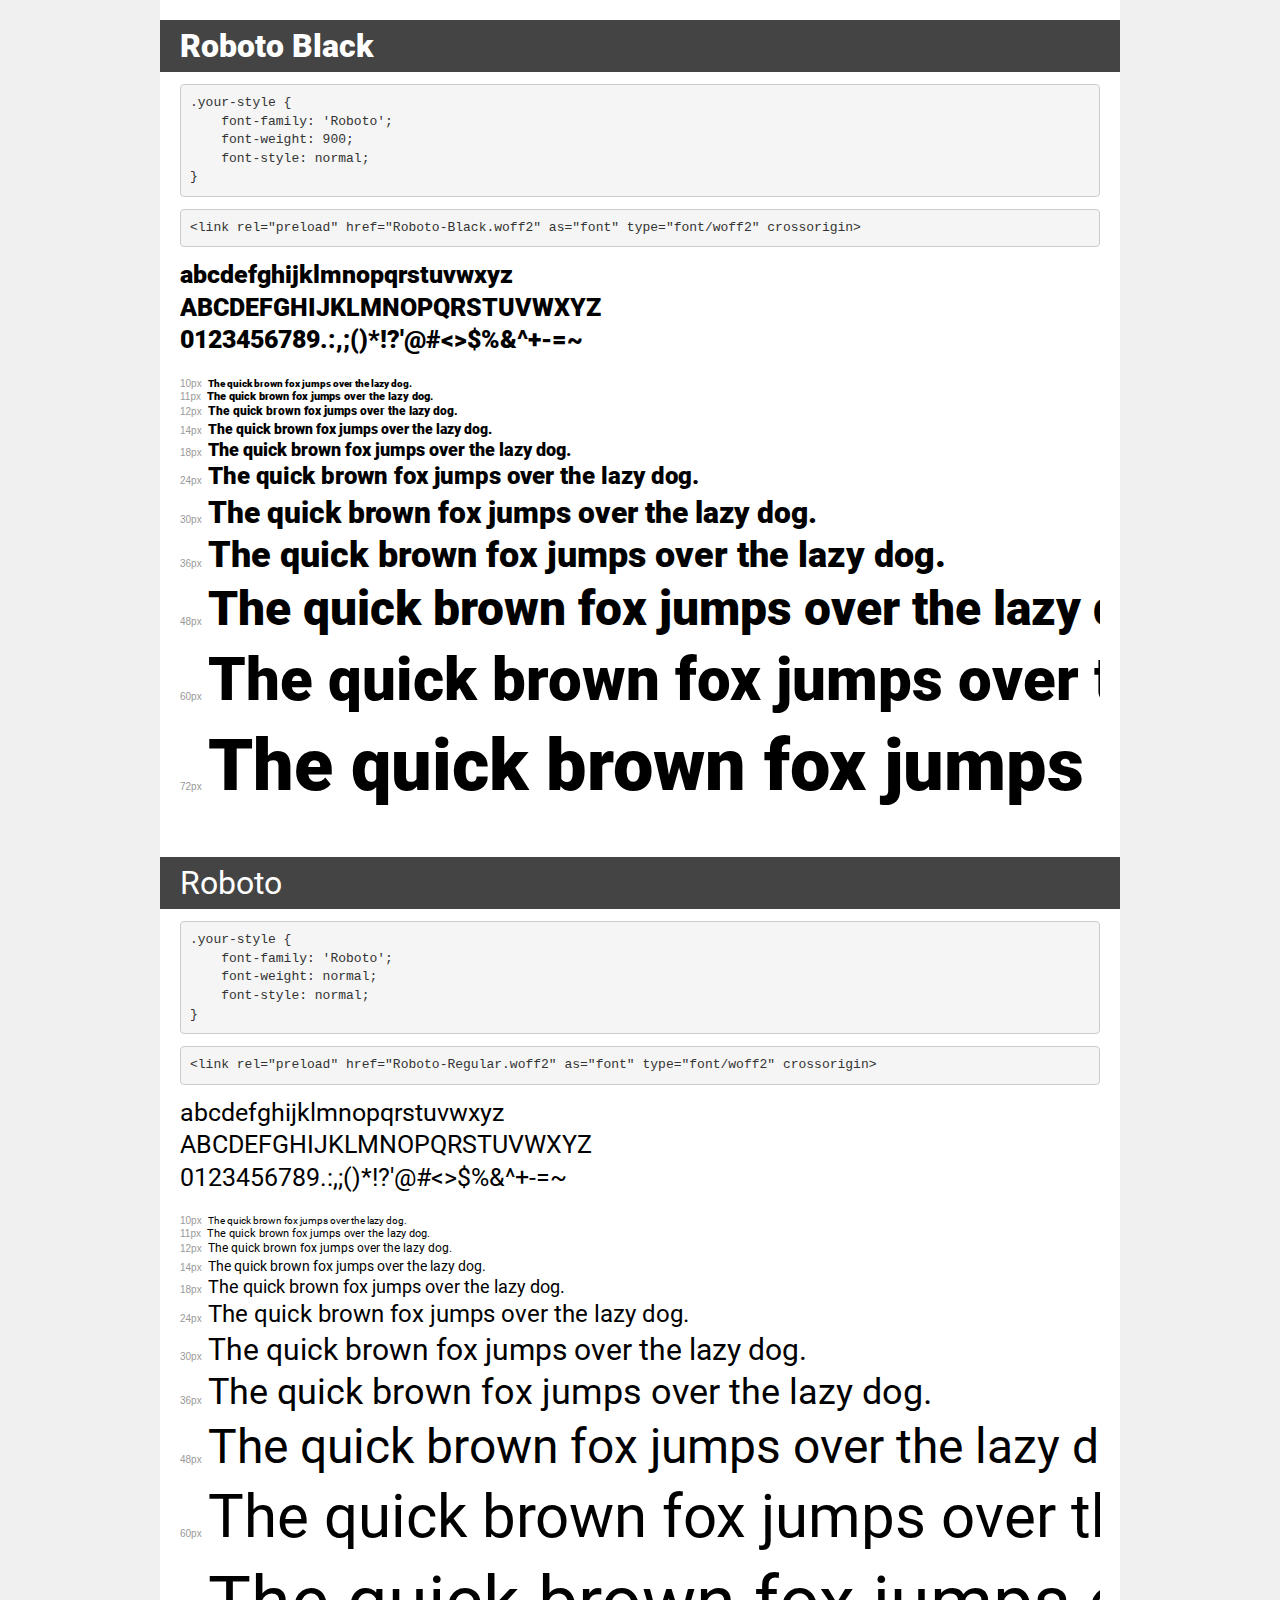
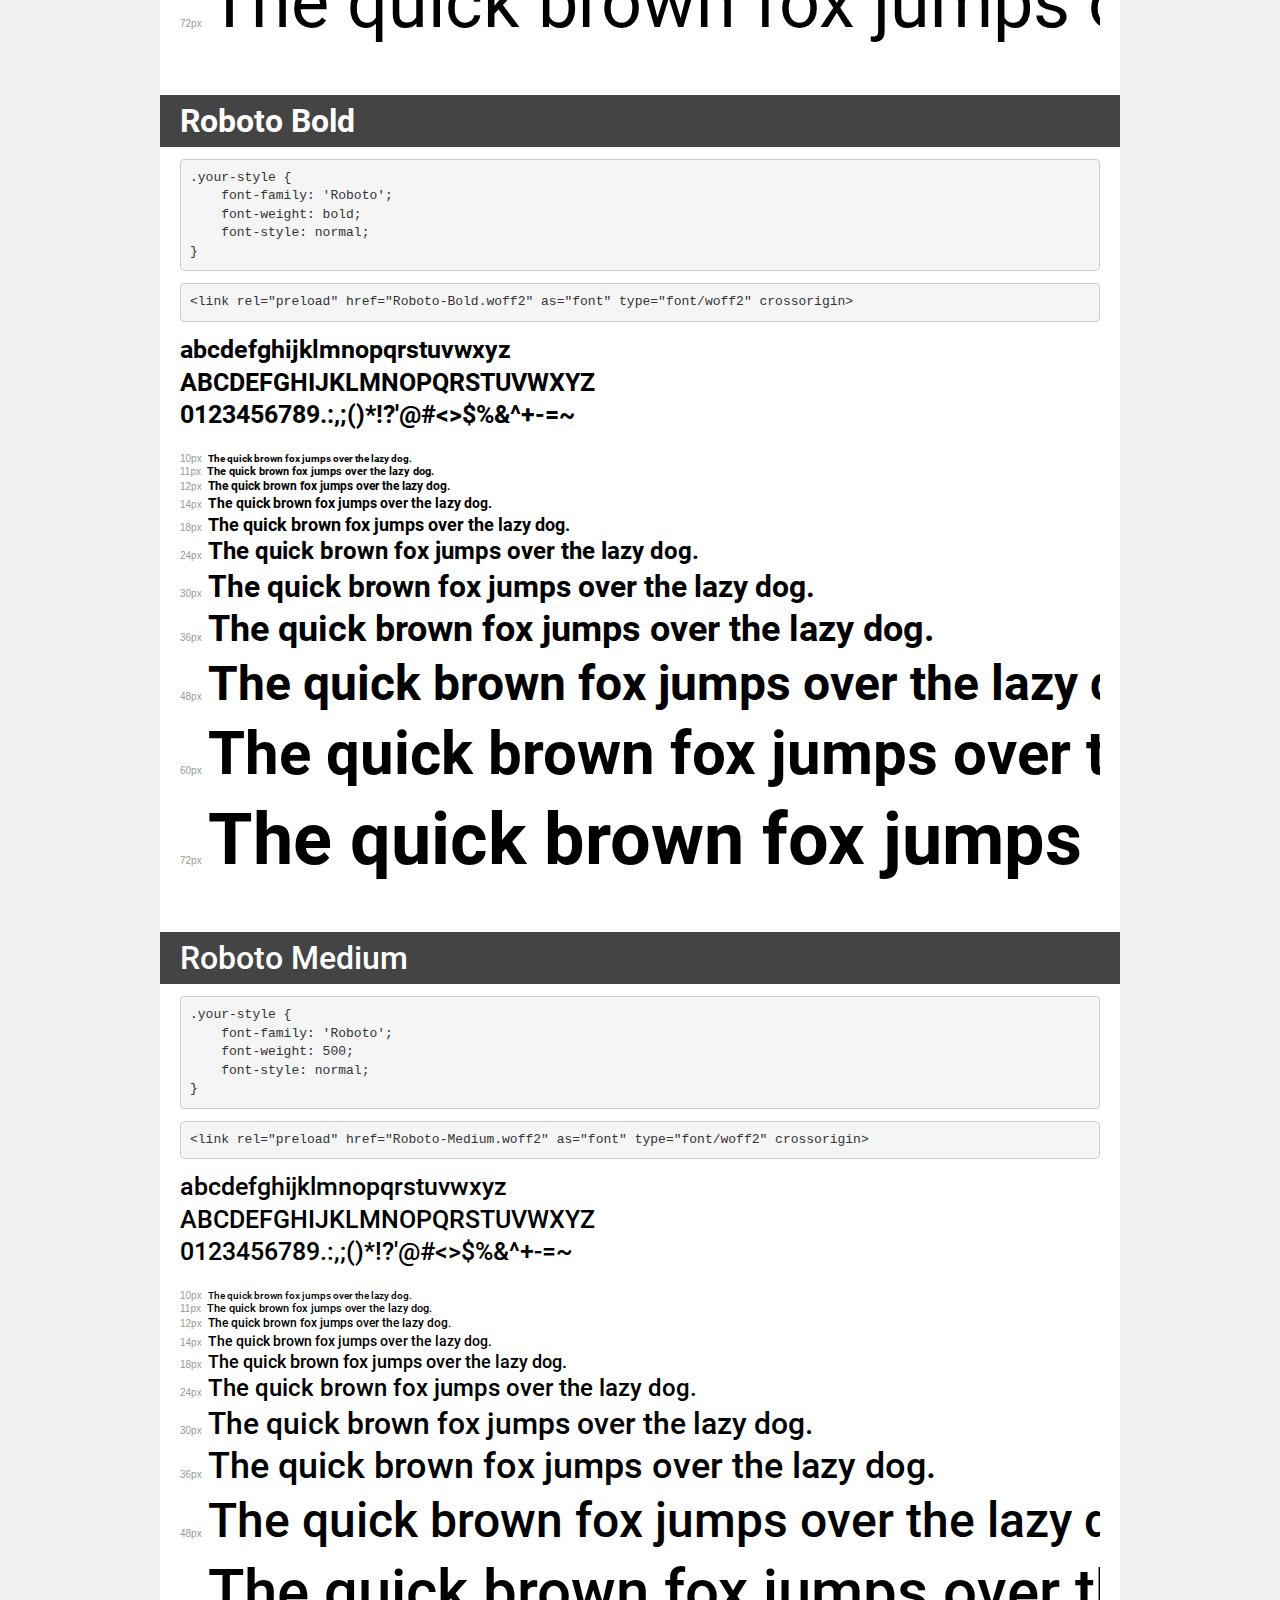
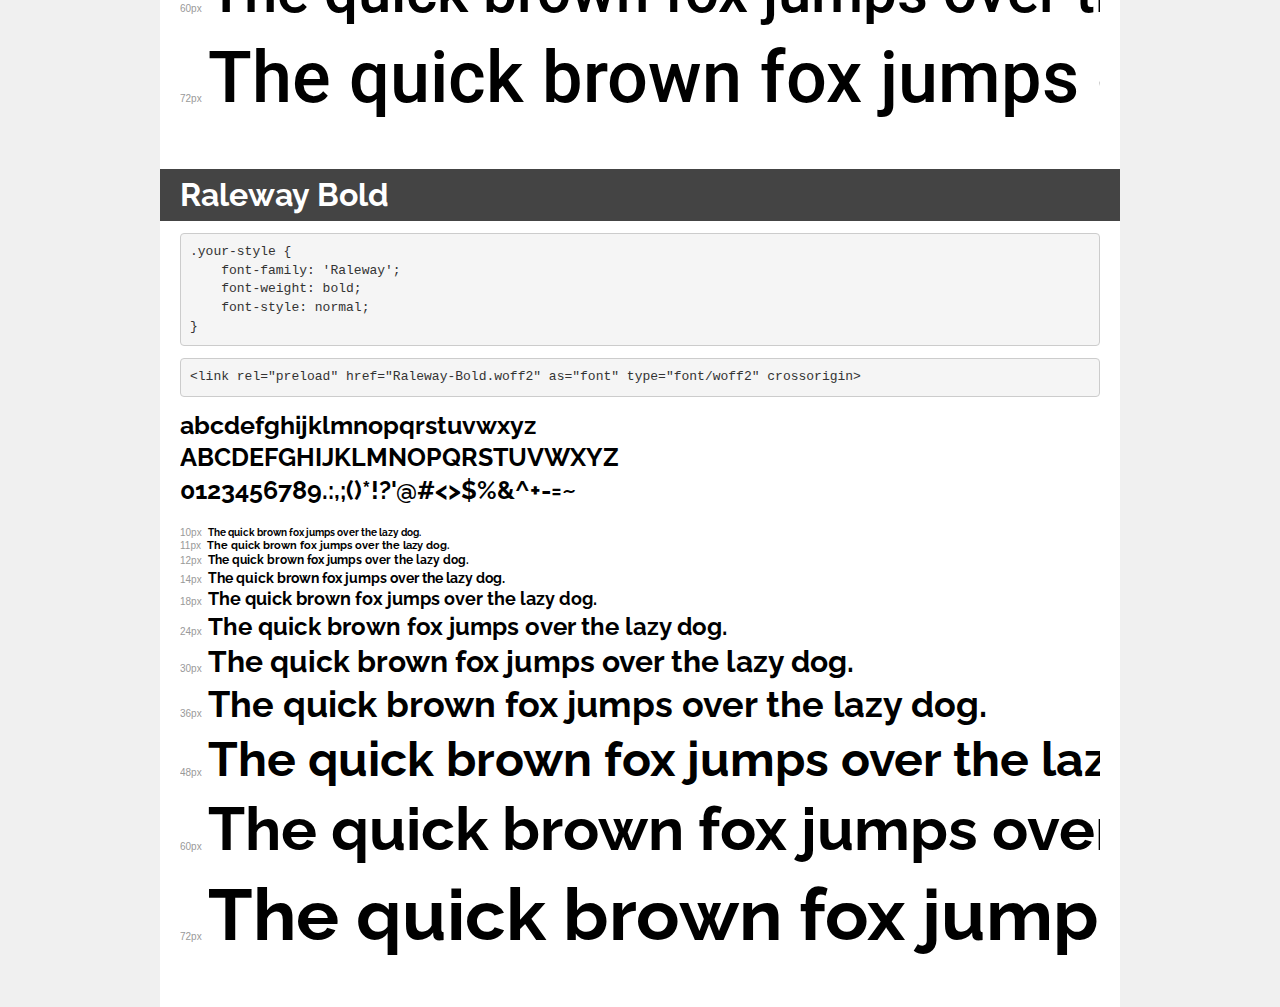
<file: fonts/demo.html>
<!DOCTYPE html>
<html lang="en">
<head>
    <meta charset="utf-8">
    <meta http-equiv="X-UA-Compatible" content="IE=edge">
    <meta name="viewport" content="width=device-width, initial-scale=1">
    <meta name="robots" content="noindex, noarchive">
    <meta name="format-detection" content="telephone=no">
    <title>Transfonter demo</title>
    <link href="stylesheet.css" rel="stylesheet">
    <style>
        /*
        http://meyerweb.com/eric/tools/css/reset/
        v2.0 | 20110126
        License: none (public domain)
        */
        html, body, div, span, applet, object, iframe,
        h1, h2, h3, h4, h5, h6, p, blockquote, pre,
        a, abbr, acronym, address, big, cite, code,
        del, dfn, em, img, ins, kbd, q, s, samp,
        small, strike, strong, sub, sup, tt, var,
        b, u, i, center,
        dl, dt, dd, ol, ul, li,
        fieldset, form, label, legend,
        table, caption, tbody, tfoot, thead, tr, th, td,
        article, aside, canvas, details, embed,
        figure, figcaption, footer, header, hgroup,
        menu, nav, output, ruby, section, summary,
        time, mark, audio, video {
            margin: 0;
            padding: 0;
            border: 0;
            font-size: 100%;
            font: inherit;
            vertical-align: baseline;
        }
        /* HTML5 display-role reset for older browsers */
        article, aside, details, figcaption, figure,
        footer, header, hgroup, menu, nav, section {
            display: block;
        }
        body {
            line-height: 1;
        }
        ol, ul {
            list-style: none;
        }
        blockquote, q {
            quotes: none;
        }
        blockquote:before, blockquote:after,
        q:before, q:after {
            content: '';
            content: none;
        }
        table {
            border-collapse: collapse;
            border-spacing: 0;
        }
        /* demo styles */
        body {
            background: #f0f0f0;
            color: #000;
        }
        .page {
            background: #fff;
            width: 920px;
            margin: 0 auto;
            padding: 20px 20px 0 20px;
            overflow: hidden;
        }
        .font-container {
            overflow-x: auto;
            overflow-y: hidden;
            margin-bottom: 40px;
            line-height: 1.3;
            white-space: nowrap;
            padding-bottom: 5px;
        }
        h1 {
            position: relative;
            background: #444;
            font-size: 32px;
            color: #fff;
            padding: 10px 20px;
            margin: 0 -20px 12px -20px;
        }
        .letters {
            font-size: 25px;
            margin-bottom: 20px;
        }
        .s10:before {
            content: '10px';
        }
        .s11:before {
            content: '11px';
        }
        .s12:before {
            content: '12px';
        }
        .s14:before {
            content: '14px';
        }
        .s18:before {
            content: '18px';
        }
        .s24:before {
            content: '24px';
        }
        .s30:before {
            content: '30px';
        }
        .s36:before {
            content: '36px';
        }
        .s48:before {
            content: '48px';
        }
        .s60:before {
            content: '60px';
        }
        .s72:before {
            content: '72px';
        }
        .s10:before, .s11:before, .s12:before, .s14:before,
        .s18:before, .s24:before, .s30:before, .s36:before,
        .s48:before, .s60:before, .s72:before {
            font-family: Arial, sans-serif;
            font-size: 10px;
            font-weight: normal;
            font-style: normal;
            color: #999;
            padding-right: 6px;
        }
        pre {
            display: block;
            padding: 9px;
            margin: 0 0 12px;
            font-family: Monaco, Menlo, Consolas, "Courier New", monospace;
            font-size: 13px;
            line-height: 1.428571429;
            color: #333;
            font-weight: normal;
            font-style: normal;
            background-color: #f5f5f5;
            border: 1px solid #ccc;
            overflow-x: auto;
            border-radius: 4px;
        }
        /* responsive */
        @media (max-width: 959px) {
            .page {
                width: auto;
                margin: 0;
            }
        }
    </style>
</head>
<body>
<div class="page">
    <div class="demo">
        <h1 style="font-family: 'Roboto'; font-weight: 900; font-style: normal;">Roboto Black</h1>
        <pre title="Usage">.your-style {
    font-family: 'Roboto';
    font-weight: 900;
    font-style: normal;
}</pre>
        <pre title="Preload (optional)">
&lt;link rel=&quot;preload&quot; href=&quot;Roboto-Black.woff2&quot; as=&quot;font&quot; type=&quot;font/woff2&quot; crossorigin&gt;</pre>
        <div class="font-container" style="font-family: 'Roboto'; font-weight: 900; font-style: normal;">
            <p class="letters">
                abcdefghijklmnopqrstuvwxyz<br>
ABCDEFGHIJKLMNOPQRSTUVWXYZ<br>
                0123456789.:,;()*!?'@#&lt;&gt;$%&^+-=~
            </p>
            <p class="s10" style="font-size: 10px;">The quick brown fox jumps over the lazy dog.</p>
            <p class="s11" style="font-size: 11px;">The quick brown fox jumps over the lazy dog.</p>
            <p class="s12" style="font-size: 12px;">The quick brown fox jumps over the lazy dog.</p>
            <p class="s14" style="font-size: 14px;">The quick brown fox jumps over the lazy dog.</p>
            <p class="s18" style="font-size: 18px;">The quick brown fox jumps over the lazy dog.</p>
            <p class="s24" style="font-size: 24px;">The quick brown fox jumps over the lazy dog.</p>
            <p class="s30" style="font-size: 30px;">The quick brown fox jumps over the lazy dog.</p>
            <p class="s36" style="font-size: 36px;">The quick brown fox jumps over the lazy dog.</p>
            <p class="s48" style="font-size: 48px;">The quick brown fox jumps over the lazy dog.</p>
            <p class="s60" style="font-size: 60px;">The quick brown fox jumps over the lazy dog.</p>
            <p class="s72" style="font-size: 72px;">The quick brown fox jumps over the lazy dog.</p>
        </div>
    </div>

    <div class="demo">
        <h1 style="font-family: 'Roboto'; font-weight: normal; font-style: normal;">Roboto</h1>
        <pre title="Usage">.your-style {
    font-family: 'Roboto';
    font-weight: normal;
    font-style: normal;
}</pre>
        <pre title="Preload (optional)">
&lt;link rel=&quot;preload&quot; href=&quot;Roboto-Regular.woff2&quot; as=&quot;font&quot; type=&quot;font/woff2&quot; crossorigin&gt;</pre>
        <div class="font-container" style="font-family: 'Roboto'; font-weight: normal; font-style: normal;">
            <p class="letters">
                abcdefghijklmnopqrstuvwxyz<br>
ABCDEFGHIJKLMNOPQRSTUVWXYZ<br>
                0123456789.:,;()*!?'@#&lt;&gt;$%&^+-=~
            </p>
            <p class="s10" style="font-size: 10px;">The quick brown fox jumps over the lazy dog.</p>
            <p class="s11" style="font-size: 11px;">The quick brown fox jumps over the lazy dog.</p>
            <p class="s12" style="font-size: 12px;">The quick brown fox jumps over the lazy dog.</p>
            <p class="s14" style="font-size: 14px;">The quick brown fox jumps over the lazy dog.</p>
            <p class="s18" style="font-size: 18px;">The quick brown fox jumps over the lazy dog.</p>
            <p class="s24" style="font-size: 24px;">The quick brown fox jumps over the lazy dog.</p>
            <p class="s30" style="font-size: 30px;">The quick brown fox jumps over the lazy dog.</p>
            <p class="s36" style="font-size: 36px;">The quick brown fox jumps over the lazy dog.</p>
            <p class="s48" style="font-size: 48px;">The quick brown fox jumps over the lazy dog.</p>
            <p class="s60" style="font-size: 60px;">The quick brown fox jumps over the lazy dog.</p>
            <p class="s72" style="font-size: 72px;">The quick brown fox jumps over the lazy dog.</p>
        </div>
    </div>

    <div class="demo">
        <h1 style="font-family: 'Roboto'; font-weight: bold; font-style: normal;">Roboto Bold</h1>
        <pre title="Usage">.your-style {
    font-family: 'Roboto';
    font-weight: bold;
    font-style: normal;
}</pre>
        <pre title="Preload (optional)">
&lt;link rel=&quot;preload&quot; href=&quot;Roboto-Bold.woff2&quot; as=&quot;font&quot; type=&quot;font/woff2&quot; crossorigin&gt;</pre>
        <div class="font-container" style="font-family: 'Roboto'; font-weight: bold; font-style: normal;">
            <p class="letters">
                abcdefghijklmnopqrstuvwxyz<br>
ABCDEFGHIJKLMNOPQRSTUVWXYZ<br>
                0123456789.:,;()*!?'@#&lt;&gt;$%&^+-=~
            </p>
            <p class="s10" style="font-size: 10px;">The quick brown fox jumps over the lazy dog.</p>
            <p class="s11" style="font-size: 11px;">The quick brown fox jumps over the lazy dog.</p>
            <p class="s12" style="font-size: 12px;">The quick brown fox jumps over the lazy dog.</p>
            <p class="s14" style="font-size: 14px;">The quick brown fox jumps over the lazy dog.</p>
            <p class="s18" style="font-size: 18px;">The quick brown fox jumps over the lazy dog.</p>
            <p class="s24" style="font-size: 24px;">The quick brown fox jumps over the lazy dog.</p>
            <p class="s30" style="font-size: 30px;">The quick brown fox jumps over the lazy dog.</p>
            <p class="s36" style="font-size: 36px;">The quick brown fox jumps over the lazy dog.</p>
            <p class="s48" style="font-size: 48px;">The quick brown fox jumps over the lazy dog.</p>
            <p class="s60" style="font-size: 60px;">The quick brown fox jumps over the lazy dog.</p>
            <p class="s72" style="font-size: 72px;">The quick brown fox jumps over the lazy dog.</p>
        </div>
    </div>

    <div class="demo">
        <h1 style="font-family: 'Roboto'; font-weight: 500; font-style: normal;">Roboto Medium</h1>
        <pre title="Usage">.your-style {
    font-family: 'Roboto';
    font-weight: 500;
    font-style: normal;
}</pre>
        <pre title="Preload (optional)">
&lt;link rel=&quot;preload&quot; href=&quot;Roboto-Medium.woff2&quot; as=&quot;font&quot; type=&quot;font/woff2&quot; crossorigin&gt;</pre>
        <div class="font-container" style="font-family: 'Roboto'; font-weight: 500; font-style: normal;">
            <p class="letters">
                abcdefghijklmnopqrstuvwxyz<br>
ABCDEFGHIJKLMNOPQRSTUVWXYZ<br>
                0123456789.:,;()*!?'@#&lt;&gt;$%&^+-=~
            </p>
            <p class="s10" style="font-size: 10px;">The quick brown fox jumps over the lazy dog.</p>
            <p class="s11" style="font-size: 11px;">The quick brown fox jumps over the lazy dog.</p>
            <p class="s12" style="font-size: 12px;">The quick brown fox jumps over the lazy dog.</p>
            <p class="s14" style="font-size: 14px;">The quick brown fox jumps over the lazy dog.</p>
            <p class="s18" style="font-size: 18px;">The quick brown fox jumps over the lazy dog.</p>
            <p class="s24" style="font-size: 24px;">The quick brown fox jumps over the lazy dog.</p>
            <p class="s30" style="font-size: 30px;">The quick brown fox jumps over the lazy dog.</p>
            <p class="s36" style="font-size: 36px;">The quick brown fox jumps over the lazy dog.</p>
            <p class="s48" style="font-size: 48px;">The quick brown fox jumps over the lazy dog.</p>
            <p class="s60" style="font-size: 60px;">The quick brown fox jumps over the lazy dog.</p>
            <p class="s72" style="font-size: 72px;">The quick brown fox jumps over the lazy dog.</p>
        </div>
    </div>

    <div class="demo">
        <h1 style="font-family: 'Raleway'; font-weight: bold; font-style: normal;">Raleway Bold</h1>
        <pre title="Usage">.your-style {
    font-family: 'Raleway';
    font-weight: bold;
    font-style: normal;
}</pre>
        <pre title="Preload (optional)">
&lt;link rel=&quot;preload&quot; href=&quot;Raleway-Bold.woff2&quot; as=&quot;font&quot; type=&quot;font/woff2&quot; crossorigin&gt;</pre>
        <div class="font-container" style="font-family: 'Raleway'; font-weight: bold; font-style: normal;">
            <p class="letters">
                abcdefghijklmnopqrstuvwxyz<br>
ABCDEFGHIJKLMNOPQRSTUVWXYZ<br>
                0123456789.:,;()*!?'@#&lt;&gt;$%&^+-=~
            </p>
            <p class="s10" style="font-size: 10px;">The quick brown fox jumps over the lazy dog.</p>
            <p class="s11" style="font-size: 11px;">The quick brown fox jumps over the lazy dog.</p>
            <p class="s12" style="font-size: 12px;">The quick brown fox jumps over the lazy dog.</p>
            <p class="s14" style="font-size: 14px;">The quick brown fox jumps over the lazy dog.</p>
            <p class="s18" style="font-size: 18px;">The quick brown fox jumps over the lazy dog.</p>
            <p class="s24" style="font-size: 24px;">The quick brown fox jumps over the lazy dog.</p>
            <p class="s30" style="font-size: 30px;">The quick brown fox jumps over the lazy dog.</p>
            <p class="s36" style="font-size: 36px;">The quick brown fox jumps over the lazy dog.</p>
            <p class="s48" style="font-size: 48px;">The quick brown fox jumps over the lazy dog.</p>
            <p class="s60" style="font-size: 60px;">The quick brown fox jumps over the lazy dog.</p>
            <p class="s72" style="font-size: 72px;">The quick brown fox jumps over the lazy dog.</p>
        </div>
    </div>

</div>
</body>
</html>
</file>
<file: fonts/stylesheet.css>
@font-face {
    font-family: 'Roboto';
    src: url('Roboto-Black.woff2') format('woff2'),
        url('Roboto-Black.woff') format('woff');
    font-weight: 900;
    font-style: normal;
    font-display: swap;
}

@font-face {
    font-family: 'Roboto';
    src: url('Roboto-Regular.woff2') format('woff2'),
        url('Roboto-Regular.woff') format('woff');
    font-weight: normal;
    font-style: normal;
    font-display: swap;
}

@font-face {
    font-family: 'Roboto';
    src: url('Roboto-Bold.woff2') format('woff2'),
        url('Roboto-Bold.woff') format('woff');
    font-weight: bold;
    font-style: normal;
    font-display: swap;
}

@font-face {
    font-family: 'Roboto';
    src: url('Roboto-Medium.woff2') format('woff2'),
        url('Roboto-Medium.woff') format('woff');
    font-weight: 500;
    font-style: normal;
    font-display: swap;
}

@font-face {
    font-family: 'Raleway';
    src: url('Raleway-Bold.woff2') format('woff2'),
        url('Raleway-Bold.woff') format('woff');
    font-weight: bold;
    font-style: normal;
    font-display: swap;
}
</file>
<file: css/main.min.css>
:root{--transition-duration: 250ms;--transition-timing-function: cubic-bezier(0.4, 0, 0.2, 1)}@font-face{font-family:"Roboto";src:url("../fonts/Roboto-Black.woff2") format("woff2"),url("../fonts/Roboto-Black.woff") format("woff");font-weight:900;font-style:normal;font-display:swap}@font-face{font-family:"Roboto";src:url("../fonts/Roboto-Regular.woff2") format("woff2"),url("../fonts/Roboto-Regular.woff") format("woff");font-weight:400;font-style:normal;font-display:swap}@font-face{font-family:"Roboto";src:url("../fonts/Roboto-Bold.woff2") format("woff2"),url("../fonts/Roboto-Bold.woff") format("woff");font-weight:700;font-style:normal;font-display:swap}@font-face{font-family:"Roboto";src:url("../fonts/Roboto-Medium.woff2") format("woff2"),url("../fonts/Roboto-Medium.woff") format("woff");font-weight:500;font-style:normal;font-display:swap}@font-face{font-family:"Raleway";src:url("../fonts/Raleway-Bold.woff2") format("woff2"),url("../fonts/Raleway-Bold.woff") format("woff");font-weight:700;font-style:normal;font-display:swap}.menu-social,.menu-contaсts,.social-networks,.product,.portfolio-filter,.customers__list,.team__list,.work__list,.benefits__list,.address__list,.header-contaсts,.navigation__list{list-style:none;margin-top:0;margin-bottom:0;padding:0}.menu-social__link,.menu-contaсts__link,.social-networks__link,.product__link,.customers__link,.address__link,.header-contaсts__link,.navigation__link,.logo{text-decoration:none}body{background-color:#fff;color:#757575;letter-spacing:.03em;font-family:"Roboto",sans-serif;overflow:scroll}h1,h2,h3,h4,h5,h6,ul,p{margin-top:0;margin-bottom:0}img{display:block;max-width:100%;height:auto}.container{padding-left:15px;padding-right:15px;margin-left:auto;margin-right:auto}@media screen and (min-width: 480px){.container{width:480px}}@media screen and (min-width: 768px){.container{width:768px}}@media screen and (min-width: 1200px){.container{width:1200px}}.visually-hidden{position:absolute;white-space:nowrap;width:1px;height:1px;overflow:hidden;border:0;padding:0;clip:rect(0 0 0 0);-webkit-clip-path:inset(50%);clip-path:inset(50%);margin:-1px}.logo{display:block;color:#2196f3;font-family:"Raleway",sans-serif;font-weight:700;font-size:26px;line-height:1.19}.logo--mobil{margin:16px 0}@media screen and (min-width: 768px){.logo--mobil{margin:0}}.site-footer__logo{margin-bottom:20px}.logo__text{color:#000}.logo__text--contrast{color:#fff}.hero__btn{display:inline-block;min-width:152px;padding:10px 24px;border:1px solid rgba(0,0,0,0);border-radius:4px;font-family:inherit;font-weight:700;font-size:16px;line-height:1.88;letter-spacing:.06em;background-color:#2196f3;color:#fff;cursor:pointer}@media screen and (min-width: 1200px){.hero__btn{padding:10px 32px}}.submit-bnt{display:-webkit-inline-box;display:-ms-inline-flexbox;display:inline-flex;-webkit-box-align:center;-ms-flex-align:center;align-items:center;gap:10px;padding:10px 28px;border:none;border-radius:4px;font-size:16px;line-height:1.875;font-weight:700;letter-spacing:.06em;fill:currentColor;color:#fff;background-color:#2196f3;-webkit-box-shadow:0px 4px 4px rgba(0,0,0,.15);box-shadow:0px 4px 4px rgba(0,0,0,.15);cursor:pointer}.close-btn{display:-webkit-box;display:-ms-flexbox;display:flex;-webkit-box-pack:center;-ms-flex-pack:center;justify-content:center;-webkit-box-align:center;-ms-flex-align:center;align-items:center;width:30px;height:30px;fill:#000;border:1px solid rgba(0,0,0,.1);border-radius:50%;background-color:#fff;cursor:pointer}.site-header{border-bottom:1px solid #ececec}.site-header__container{position:relative;display:-webkit-box;display:-ms-flexbox;display:flex;-webkit-box-align:center;-ms-flex-align:center;align-items:center}.navigation{display:-webkit-box;display:-ms-flexbox;display:flex;-webkit-box-align:center;-ms-flex-align:center;align-items:center;gap:92px;-webkit-box-flex:1;-ms-flex-positive:1;flex-grow:1}.navigation__list{display:none}@media screen and (min-width: 768px){.navigation__list{display:-webkit-box;display:-ms-flexbox;display:flex;gap:50px}}.navigation__link{display:block;padding-top:32px;padding-bottom:32px;font-weight:500;font-size:14px;line-height:1.14;letter-spacing:.02em;color:#212121;-webkit-transition:color var(--transition-duration) var(--transition-timing-function);transition:color var(--transition-duration) var(--transition-timing-function)}.navigation__link:hover,.navigation__link:focus{color:#2196f3}.header-contaсts{display:none}@media screen and (min-width: 768px){.header-contaсts{display:-webkit-box;display:-ms-flexbox;display:flex;-webkit-box-orient:vertical;-webkit-box-direction:normal;-ms-flex-direction:column;flex-direction:column;gap:10px}}@media screen and (min-width: 1200px){.header-contaсts{-webkit-box-orient:horizontal;-webkit-box-direction:normal;-ms-flex-direction:row;flex-direction:row;gap:50px}}.header-contaсts__link{display:-webkit-inline-box;display:-ms-inline-flexbox;display:inline-flex;color:inherit;font-weight:500;font-size:12px;line-height:1.16;letter-spacing:.02em;-webkit-transition:color var(--transition-duration) var(--transition-timing-function);transition:color var(--transition-duration) var(--transition-timing-function)}@media screen and (min-width: 1200px){.header-contaсts__link{padding-top:32px;padding-bottom:32px;font-size:14px;line-height:1.14}}.header-contaсts__link:hover,.header-contaсts__link:focus{color:#2196f3}.header-contaсts__icon{margin-right:10px;fill:currentColor}.navigation__link--active{position:relative;color:#2196f3}.navigation__link--active::after{content:"";display:block;position:absolute;bottom:-1px;width:100%;height:4px;border-radius:2px;background-color:#2196f3}.site-footer{background-color:#2f303a;padding:60px 0;text-align:center}@media screen and (min-width: 1200px){.site-footer{text-align:left}}.site-footer__box{display:-webkit-box;display:-ms-flexbox;display:flex;-webkit-box-orient:vertical;-webkit-box-direction:normal;-ms-flex-direction:column;flex-direction:column;gap:60px}@media screen and (min-width: 768px){.site-footer__box{-webkit-box-orient:horizontal;-webkit-box-direction:normal;-ms-flex-direction:row;flex-direction:row;-ms-flex-wrap:wrap;flex-wrap:wrap;-webkit-box-align:baseline;-ms-flex-align:baseline;align-items:baseline;-ms-flex-pack:distribute;justify-content:space-around}}@media screen and (min-width: 1200px){.site-footer__box{gap:0}}.address__item{margin-bottom:9px}.address__item--bottom{margin-bottom:0}.address__link{color:rgba(255,255,255,.6);font-style:normal;font-size:14px;line-height:1.71}.address__link--color{color:#fff;text-decoration:none}.address__link--target:hover,.address__link--target:focus{color:#2196f3}@media screen and (max-width: 1199px){.footer-group--grow{width:100%;max-width:450px}}@media screen and (min-width: 1200px){.footer-group--grow{-webkit-box-flex:1;-ms-flex-positive:1;flex-grow:1}}@media screen and (min-width: 1200px){.footer-group--position{margin-left:70px;margin-right:93px}}.footer-group__title{margin-bottom:20px;text-transform:uppercase;font-size:14px;line-height:1.14;color:#fff}.subscribe-form{width:100%}@media screen and (min-width: 1200px){.subscribe-form{display:-webkit-box;display:-ms-flexbox;display:flex}}.subscribe-form__box{width:100%}@media screen and (max-width: 1199px){.subscribe-form__box{margin-bottom:20px}}.subscribe-form__email{width:100%;padding:15px 16px;border:1px solid rgba(255,255,255,.3);border-radius:4px;background-color:inherit;color:#fff;-webkit-transition:border-color 250ms var(--transition-timing-function);transition:border-color 250ms var(--transition-timing-function)}.subscribe-form__email:focus{border-color:#2196f3;outline:none}.subscribe-form__email::-webkit-input-placeholder{font-size:16px;line-height:1.25;color:rgba(255,255,255,.6)}.subscribe-form__email::-moz-placeholder{font-size:16px;line-height:1.25;color:rgba(255,255,255,.6)}.subscribe-form__email:-ms-input-placeholder{font-size:16px;line-height:1.25;color:rgba(255,255,255,.6)}.subscribe-form__email::-ms-input-placeholder{font-size:16px;line-height:1.25;color:rgba(255,255,255,.6)}.subscribe-form__email::placeholder{font-size:16px;line-height:1.25;color:rgba(255,255,255,.6)}.subscribe-form__submit-bnt{margin-left:12px}.hero{background-color:#2f303a;text-align:center}.hero__overlay{margin:0 auto;padding-top:118px;padding-bottom:118px;max-width:480px;height:400px;background-image:-webkit-gradient(linear, left top, left bottom, from(rgba(47, 48, 58, 0.4)), to(rgba(47, 48, 58, 0.4))),url(../images/hero/img-hero-mobil.jpg);background-image:linear-gradient(rgba(47, 48, 58, 0.4), rgba(47, 48, 58, 0.4)),url(../images/hero/img-hero-mobil.jpg);background-size:cover;background-position:center;background-repeat:no-repeat}@media(min-device-pixel-ratio: 2),(-webkit-min-device-pixel-ratio: 2),(min-resolution: 192dpi),(min-resolution: 2dppx){.hero__overlay{background-image:-webkit-gradient(linear, left top, left bottom, from(rgba(47, 48, 58, 0.4)), to(rgba(47, 48, 58, 0.4))),url(../images/hero/img-hero-mobil@2x.jpg);background-image:linear-gradient(rgba(47, 48, 58, 0.4), rgba(47, 48, 58, 0.4)),url(../images/hero/img-hero-mobil@2x.jpg)}}@media screen and (min-width: 768px){.hero__overlay{max-width:768px;background-image:-webkit-gradient(linear, left top, left bottom, from(rgba(47, 48, 58, 0.4)), to(rgba(47, 48, 58, 0.4))),url(../images/hero/img-hero-table.jpg);background-image:linear-gradient(rgba(47, 48, 58, 0.4), rgba(47, 48, 58, 0.4)),url(../images/hero/img-hero-table.jpg)}}@media screen and (min-width: 768px)and (min-device-pixel-ratio: 2),screen and (min-width: 768px)and (-webkit-min-device-pixel-ratio: 2),screen and (min-width: 768px)and (min-resolution: 192dpi),screen and (min-width: 768px)and (min-resolution: 2dppx){.hero__overlay{background-image:-webkit-gradient(linear, left top, left bottom, from(rgba(47, 48, 58, 0.4)), to(rgba(47, 48, 58, 0.4))),url(../images/hero/img-hero-table@2x.jpg);background-image:linear-gradient(rgba(47, 48, 58, 0.4), rgba(47, 48, 58, 0.4)),url(../images/hero/img-hero-table@2x.jpg)}}@media screen and (min-width: 1200px){.hero__overlay{max-width:1600px;height:600px;padding-top:200px;padding-bottom:200px;background-image:-webkit-gradient(linear, left top, left bottom, from(rgba(47, 48, 58, 0.4)), to(rgba(47, 48, 58, 0.4))),url(../images/hero/img-hero-desktop.jpg);background-image:linear-gradient(rgba(47, 48, 58, 0.4), rgba(47, 48, 58, 0.4)),url(../images/hero/img-hero-desktop.jpg)}}@media screen and (min-width: 1200px)and (min-device-pixel-ratio: 2),screen and (min-width: 1200px)and (-webkit-min-device-pixel-ratio: 2),screen and (min-width: 1200px)and (min-resolution: 192dpi),screen and (min-width: 1200px)and (min-resolution: 2dppx){.hero__overlay{background-image:-webkit-gradient(linear, left top, left bottom, from(rgba(47, 48, 58, 0.4)), to(rgba(47, 48, 58, 0.4))),url(../images/hero/img-hero-desktop@2x.jpg);background-image:linear-gradient(rgba(47, 48, 58, 0.4), rgba(47, 48, 58, 0.4)),url(../images/hero/img-hero-desktop@2x.jpg)}}.hero__title{display:block;margin:0 auto;max-width:360px;margin-bottom:30px;color:#fff;font-weight:900;letter-spacing:.06em;text-transform:uppercase;font-size:26px;line-height:1.16}@media screen and (min-width: 1200px){.hero__title{font-size:44px;line-height:1.36;max-width:696px}}.section{padding-top:60px;padding-bottom:60px}@media screen and (min-width: 1200px){.section{padding-top:94px;padding-bottom:94px}}.section__title{font-weight:700;text-align:center;margin-bottom:30px;color:#212121;font-size:28px;line-height:1.17}@media screen and (min-width: 1200px){.section__title{margin-bottom:50px;font-size:36px;line-height:1.16}}.benefits__list{display:-webkit-box;display:-ms-flexbox;display:flex;-webkit-box-orient:vertical;-webkit-box-direction:normal;-ms-flex-direction:column;flex-direction:column;gap:30px}@media screen and (min-width: 768px){.benefits__list{-webkit-box-orient:horizontal;-webkit-box-direction:normal;-ms-flex-direction:row;flex-direction:row;-ms-flex-wrap:wrap;flex-wrap:wrap}}@media screen and (min-width: 480px){.benefits__item{max-width:450px}}@media screen and (min-width: 768px){.benefits__item{max-width:354px}}@media screen and (min-width: 1200px){.benefits__item{max-width:270px}}.benefits__icon-box{display:-webkit-box;display:-ms-flexbox;display:flex;-webkit-box-pack:center;-ms-flex-pack:center;justify-content:center;-webkit-box-align:center;-ms-flex-align:center;align-items:center;height:120px;margin-bottom:30px;background-color:#f5f4fa}.benefits__icon{display:block;width:70px;height:70px}.benefits__title{font-weight:700;font-size:14px;line-height:1.14;text-transform:uppercase;margin-bottom:10px;color:#212121;text-align:center}@media screen and (min-width: 768px){.benefits__title{text-align:left}}.benefits__text{font-size:14px;line-height:1.71}.work{display:none;padding-top:0}@media screen and (min-width: 1200px){.work{display:block}}.work__list{display:-webkit-box;display:-ms-flexbox;display:flex;gap:30px}.work__item{position:relative}.work__meta{position:absolute;bottom:0;width:100%;padding-top:27px;padding-bottom:27px;background-color:rgba(47,48,58,.8);text-align:center}.work__title{text-transform:uppercase;font-size:14px;line-height:1.14;color:#fff}.team{background-color:#f5f4fa;font-size:16px;line-height:1.18;text-align:center}.team__list{display:-webkit-box;display:-ms-flexbox;display:flex;-webkit-box-orient:vertical;-webkit-box-direction:normal;-ms-flex-direction:column;flex-direction:column;gap:30px}@media screen and (min-width: 768px){.team__list{-webkit-box-orient:horizontal;-webkit-box-direction:normal;-ms-flex-direction:row;flex-direction:row;-ms-flex-wrap:wrap;flex-wrap:wrap}}.team__item{background-color:#fff;-webkit-box-shadow:0px 1px 3px rgba(0,0,0,.12),0px 1px 1px rgba(0,0,0,.14),0px 2px 1px rgba(0,0,0,.2);box-shadow:0px 1px 3px rgba(0,0,0,.12),0px 1px 1px rgba(0,0,0,.14),0px 2px 1px rgba(0,0,0,.2);border-radius:0px 0px 4px 4px}.team__meta{padding-top:30px;padding-bottom:30px}.team__name{font-weight:500;font-size:16px;line-height:1.19;margin-bottom:10px;color:#212121}.team__position{margin-bottom:16px}.customers__list{display:-webkit-box;display:-ms-flexbox;display:flex;gap:30px;-ms-flex-wrap:wrap;flex-wrap:wrap;-webkit-box-pack:center;-ms-flex-pack:center;justify-content:center}.customers__link{display:-webkit-box;display:-ms-flexbox;display:flex;-webkit-box-pack:center;-ms-flex-pack:center;justify-content:center;-webkit-box-align:center;-ms-flex-align:center;align-items:center;color:#afb1b8;border:1px solid #afb1b8;border-radius:4px;-webkit-transition:color var(--transition-duration) var(--transition-timing-function),border-color var(--transition-duration) var(--transition-timing-function);transition:color var(--transition-duration) var(--transition-timing-function),border-color var(--transition-duration) var(--transition-timing-function);width:210px;height:92px}@media screen and (min-width: 768px){.customers__link{width:226px}}@media screen and (min-width: 1200px){.customers__link{width:170px}}.customers__link:hover,.customers__link:focus{color:#2196f3;border:1px solid #2196f3;outline:none}.customers__icon{fill:currentColor}.portfolio-filter{display:-webkit-box;display:-ms-flexbox;display:flex;-ms-flex-wrap:wrap;flex-wrap:wrap;row-gap:12px;-webkit-column-gap:8px;-moz-column-gap:8px;column-gap:8px;margin-bottom:40px}@media screen and (min-width: 768px){.portfolio-filter{-webkit-box-pack:center;-ms-flex-pack:center;justify-content:center;margin-bottom:30px}}@media screen and (min-width: 1200px){.portfolio-filter{margin-bottom:50px}}.portfolio-filter__btn{min-width:73px;padding:6px 22px;border-radius:4px;border:0;font-family:inherit;font-weight:500;font-size:16px;line-height:1.62;cursor:pointer;color:#212121;background-color:#f5f4f4;-webkit-transition:background-color var(--transition-duration) var(--transition-timing-function),color var(--transition-duration) var(--transition-timing-function),-webkit-box-shadow var(--transition-duration) var(--transition-timing-function);transition:background-color var(--transition-duration) var(--transition-timing-function),color var(--transition-duration) var(--transition-timing-function),-webkit-box-shadow var(--transition-duration) var(--transition-timing-function);transition:background-color var(--transition-duration) var(--transition-timing-function),color var(--transition-duration) var(--transition-timing-function),box-shadow var(--transition-duration) var(--transition-timing-function);transition:background-color var(--transition-duration) var(--transition-timing-function),color var(--transition-duration) var(--transition-timing-function),box-shadow var(--transition-duration) var(--transition-timing-function),-webkit-box-shadow var(--transition-duration) var(--transition-timing-function)}.portfolio-filter__btn--wide{padding:6px 25px}.portfolio-filter__btn:hover,.portfolio-filter__btn:focus{color:#fff;background-color:#2196f3;border-color:#2196f3;-webkit-box-shadow:0px 3px 1px rgba(0,0,0,.1),0px 1px 2px rgba(0,0,0,.08),0px 2px 2px rgba(0,0,0,.12);box-shadow:0px 3px 1px rgba(0,0,0,.1),0px 1px 2px rgba(0,0,0,.08),0px 2px 2px rgba(0,0,0,.12);border-radius:4px}.product{display:-webkit-box;display:-ms-flexbox;display:flex;-ms-flex-wrap:wrap;flex-wrap:wrap;gap:30px;-webkit-box-orient:vertical;-webkit-box-direction:normal;-ms-flex-direction:column;flex-direction:column;-webkit-box-align:stretch;-ms-flex-align:stretch;align-items:stretch}@media screen and (min-width: 768px){.product{-webkit-box-orient:horizontal;-webkit-box-direction:normal;-ms-flex-direction:row;flex-direction:row}}.product__item{width:100%;max-width:450px;border:1px solid #eee;-webkit-transition:-webkit-box-shadow var(--transition-duration) var(--transition-timing-function);transition:-webkit-box-shadow var(--transition-duration) var(--transition-timing-function);transition:box-shadow var(--transition-duration) var(--transition-timing-function);transition:box-shadow var(--transition-duration) var(--transition-timing-function), -webkit-box-shadow var(--transition-duration) var(--transition-timing-function)}@media screen and (min-width: 768px){.product__item{width:calc((100% - 30px)/2)}}@media screen and (min-width: 1200px){.product__item{width:calc((100% - 60px)/3)}}.product__item:hover,.product__item:focus{-webkit-box-shadow:0px 1px 1px rgba(0,0,0,.12),0px 4px 4px rgba(0,0,0,.06),1px 4px 6px rgba(0,0,0,.16);box-shadow:0px 1px 1px rgba(0,0,0,.12),0px 4px 4px rgba(0,0,0,.06),1px 4px 6px rgba(0,0,0,.16)}.product_img{width:100%}.product__example{position:relative;overflow:hidden}.product__info{position:absolute;left:0;top:0;right:0;bottom:0;-webkit-transform:translateY(calc(100% + 1px));transform:translateY(calc(100% + 1px));-webkit-transition:-webkit-transform var(--transition-duration) var(--transition-timing-function);transition:-webkit-transform var(--transition-duration) var(--transition-timing-function);transition:transform var(--transition-duration) var(--transition-timing-function);transition:transform var(--transition-duration) var(--transition-timing-function), -webkit-transform var(--transition-duration) var(--transition-timing-function);padding:63px 24px;color:#fff;background-color:rgba(33,150,243,.9)}.product__item:hover .product__info,.product__item:focus .product__info{-webkit-transform:translateY(0);transform:translateY(0)}.product__description{font-size:18px;line-height:1.5555}.product__link{color:inherit}.product__meta{padding:20px 24px}.product__title{margin-bottom:4px;font-weight:700;font-size:18px;line-height:2;letter-spacing:.06em;color:#212121}.product__classifier{font-size:16px;line-height:1.87}.social-networks{display:-webkit-box;display:-ms-flexbox;display:flex;-webkit-box-pack:center;-ms-flex-pack:center;justify-content:center;gap:10px}.social-networks__item{width:44px;height:44px}.social-networks__link{display:-webkit-box;display:-ms-flexbox;display:flex;width:100%;height:100%;-webkit-box-pack:center;-ms-flex-pack:center;justify-content:center;-webkit-box-align:center;-ms-flex-align:center;align-items:center;border-radius:50%;color:#afb1b8;-webkit-transition:color var(--transition-duration) var(--transition-timing-function),background-color var(--transition-duration) var(--transition-timing-function);transition:color var(--transition-duration) var(--transition-timing-function),background-color var(--transition-duration) var(--transition-timing-function)}.social-networks__link--dark{background-color:rgba(255,255,255,.1);color:#fff}.social-networks__link:hover,.social-networks__link:focus{background-color:#2196f3;color:#fff}.social-networks__icon{fill:currentColor}.backdrop{position:fixed;top:0;right:0;left:0;bottom:0;overflow-y:scroll;padding:93px 15px;background-color:rgba(0,0,0,.2);-webkit-transition:opacity var(--transition-duration) var(--transition-timing-function),visibility var(--transition-duration) var(--transition-timing-function);transition:opacity var(--transition-duration) var(--transition-timing-function),visibility var(--transition-duration) var(--transition-timing-function)}.backdrop.is-hidden{visibility:hidden;opacity:0;pointer-events:none}.backdrop.is-hidden .modal{-webkit-transform:translate(-50%, -50%) scale(0.5) rotateZ(0);transform:translate(-50%, -50%) scale(0.5) rotateZ(0)}.modal{margin:0 auto;-webkit-transition:-webkit-transform var(--transition-duration) var(--transition-timing-function);transition:-webkit-transform var(--transition-duration) var(--transition-timing-function);transition:transform var(--transition-duration) var(--transition-timing-function);transition:transform var(--transition-duration) var(--transition-timing-function), -webkit-transform var(--transition-duration) var(--transition-timing-function);background-color:#fff}@media screen and (max-width: 1199px){.modal{max-width:450px;width:100%}}@media screen and (min-width: 1200px){.modal{max-width:528px;position:fixed;top:50%;left:50%;-webkit-transform:translate(-50%, -50%) scale(1) rotateZ(360deg);transform:translate(-50%, -50%) scale(1) rotateZ(360deg)}}.modal__box{position:relative;padding:40px}.modal__close-btn{position:absolute;top:8px;right:8px}.modal__close-btn:hover,.modal__close-btn:focus{fill:#2196f3}.modal__title{margin-bottom:12px;font-size:20px;line-height:1.15;text-align:center;color:#212121}.modal-form__group{margin-bottom:20px}.modal-form__field{position:relative;margin-bottom:10px}.modal-form__input{display:block;width:100%;height:40px;padding:12px 12px 12px 42px;border:1px solid rgba(33,33,33,.2);border-radius:4px;-webkit-transition:border-color 250ms cubic-bezier(0.4, 0, 0.2, 1);transition:border-color 250ms cubic-bezier(0.4, 0, 0.2, 1)}.modal-form__input:focus{border-color:#2196f3;outline:none}.modal-form__label{display:block;margin-bottom:4px;font-size:12px;line-height:1.16;letter-spacing:.01em;color:#757575}.modal-form__icon{position:absolute;top:50%;left:12px;-webkit-transform:translateY(-50%);transform:translateY(-50%);-webkit-transition:fill 250ms cubic-bezier(0.4, 0, 0.2, 1);transition:fill 250ms cubic-bezier(0.4, 0, 0.2, 1);fill:#212121}.modal-form__comment:focus{border-color:#2196f3;outline:none}.modal-form__comment{height:120px;padding:12px 16px;resize:none;display:block;width:100%;border:1px solid rgba(33,33,33,.2);border-radius:4px;-webkit-transition:border-color 250ms cubic-bezier(0.4, 0, 0.2, 1);transition:border-color 250ms cubic-bezier(0.4, 0, 0.2, 1)}.modal-form__comment::-webkit-input-placeholder{font-size:12px;line-height:1.16;letter-spacing:.01em;color:rgba(117,117,117,.5)}.modal-form__comment::-moz-placeholder{font-size:12px;line-height:1.16;letter-spacing:.01em;color:rgba(117,117,117,.5)}.modal-form__comment:-ms-input-placeholder{font-size:12px;line-height:1.16;letter-spacing:.01em;color:rgba(117,117,117,.5)}.modal-form__comment::-ms-input-placeholder{font-size:12px;line-height:1.16;letter-spacing:.01em;color:rgba(117,117,117,.5)}.modal-form__comment::placeholder{font-size:12px;line-height:1.16;letter-spacing:.01em;color:rgba(117,117,117,.5)}.modal-form__comment:focus{fill:#2196f3}.modal-form__contract{display:-webkit-box;display:-ms-flexbox;display:flex;-webkit-box-align:center;-ms-flex-align:center;align-items:center;-webkit-box-pack:center;-ms-flex-pack:center;justify-content:center;margin-bottom:30px;font-size:12px;line-height:1.17;letter-spacing:.03em}@media screen and (min-width: 1200px){.modal-form__contract{font-size:14px;line-height:1.71}}.modal-form__link{margin-left:3px;text-decoration:underline;color:#2196f3}.modal-form__checkbox-icon{display:-webkit-box;display:-ms-flexbox;display:flex;-webkit-box-align:center;-ms-flex-align:center;align-items:center;-webkit-box-pack:center;-ms-flex-pack:center;justify-content:center;width:16px;height:15px;border:2px solid #212121;border-radius:2px;margin-right:7px;-webkit-transition:border-color 250ms cubic-bezier(0.4, 0, 0.2, 1);transition:border-color 250ms cubic-bezier(0.4, 0, 0.2, 1)}.modal-form__checkbox:checked+.modal-form__checkbox-icon{background-color:#2196f3;border:none}.modal-form__checkbox:focus+.modal-form__checkbox-icon{border-color:#2196f3}.modal__submit-bnt{padding-left:52px;padding-right:52px;display:block;margin:0 auto}.menu__toggle{position:absolute;top:10px;right:15px;display:-webkit-box;display:-ms-flexbox;display:flex;-webkit-box-align:center;-ms-flex-align:center;align-items:center;-webkit-box-pack:center;-ms-flex-pack:center;justify-content:center;margin:0;padding:0;background-color:rgba(0,0,0,0);cursor:pointer;border:none;outline:none;fill:#212121}@media(min-width: 768px){.menu__toggle{display:none}}@media(min-width: 768px){.menu__toggle{display:none}.menu{display:none}}.menu__toggle:hover,.menu__toggle:focus{fill:#2196f3}.menu{position:fixed;top:0;left:0;width:100%;height:100%;overflow-y:scroll;z-index:999;background-color:#fff;-webkit-transform:translateY(-100%);transform:translateY(-100%);-webkit-transition:-webkit-transform var(--transition-duration) var(--transition-timing-function);transition:-webkit-transform var(--transition-duration) var(--transition-timing-function);transition:transform var(--transition-duration) var(--transition-timing-function);transition:transform var(--transition-duration) var(--transition-timing-function), -webkit-transform var(--transition-duration) var(--transition-timing-function)}@media(min-width: 768px){.menu{display:none}}.is-open{-webkit-transform:translateY(0);transform:translateY(0)}.menu__container{position:relative;padding:48px 40px;display:-webkit-box;display:-ms-flexbox;display:flex;-webkit-box-orient:vertical;-webkit-box-direction:normal;-ms-flex-direction:column;flex-direction:column;height:100%}.menu__container .menu__toggle{position:absolute;top:10px;right:15px;color:#fff}.menu__mobile{padding:0;margin:0;list-style:none;-webkit-box-flex:1;-ms-flex-positive:1;flex-grow:1}.menu__link{display:block;padding-top:16px;padding-bottom:16px;color:#212121;text-decoration:none;font-weight:500;font-size:40px;line-height:1.175;letter-spacing:.02em}.menu__link--active{color:#2196f3}.menu__link:hover,.menu__link:focus{color:#2196f3}.menu-contaсts{display:-webkit-box;display:-ms-flexbox;display:flex;-webkit-box-orient:vertical;-webkit-box-direction:normal;-ms-flex-direction:column;flex-direction:column;gap:32px;margin-bottom:64px}.menu-contaсts__link{font-weight:500;font-size:34px;line-height:1.17;letter-spacing:.02em;color:#757575}.menu-contaсts__link:hover,.menu-contaсts__link:focus{color:#2196f3}.menu-contaсts__link--color{color:#2196f3}.menu-contaсts__link--size{font-size:24px}.menu-social{display:-webkit-box;display:-ms-flexbox;display:flex;-ms-flex-wrap:wrap;flex-wrap:wrap}.menu-social__link{color:#2196f3;border-right:1px solid rgba(33,33,33,.2);padding-left:10px;padding-right:10px}.menu-social__link--first{padding-left:0}.menu-social__link--last{padding-right:0;border:none}/*# sourceMappingURL=main.min.css.map */
</file>
